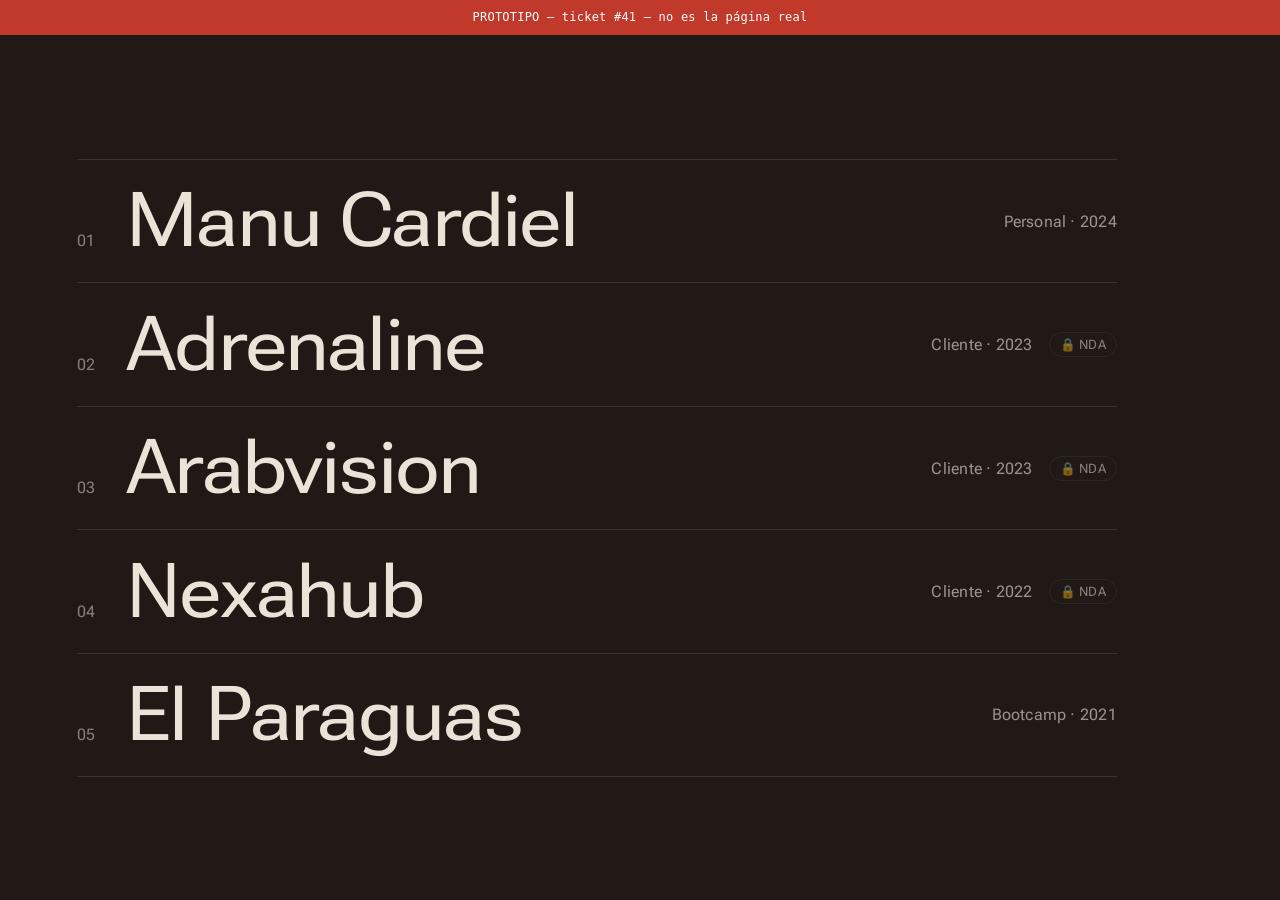
<file: .scratch/prototype-41-indice.html>
<!doctype html>
<html lang="es">
<head>
<meta charset="utf-8" />
<meta name="viewport" content="width=device-width, initial-scale=1" />
<title>Prototipo #41 — Índice de proyectos</title>
<link rel="preconnect" href="https://fonts.googleapis.com">
<link rel="preconnect" href="https://fonts.gstatic.com" crossorigin>
<link href="https://fonts.googleapis.com/css2?family=Roboto+Flex:wdth,wght@25..151,100..1000&display=swap" rel="stylesheet">
<link rel="stylesheet" href="../assets/css/site.css">
<style>
  body{ padding: 0; }
  .proto-note{
    position:fixed; top:0; left:0; right:0; z-index:20; padding:.5rem 1rem;
    background:#c0392b; color:#fff; font:12px/1.4 monospace; text-align:center;
  }

  /* ---------- el hero nuevo: índice numerado + preview a sangre ---------- */
  .hero{
    background:var(--bg); min-height:100vh; position:relative; overflow:hidden;
    display:flex; align-items:center; padding:6rem 6vw 4rem;
  }

  .hero-preview{ position:absolute; inset:0; z-index:0; }
  .hero-preview-img{
    position:absolute; inset:0; width:100%; height:100%; object-fit:cover;
    opacity:0; transition:opacity .7s cubic-bezier(.2,.7,.3,1);
  }
  .hero-preview-img.is-on{ opacity:.5; }
  /* Sin este velo, una foto clara detrás del índice le quita legibilidad al
     texto, sobre todo a la meta pequeña. Sube hacia --bg desde abajo, más
     fuerte donde no hay lista (izquierda) que donde sí (derecha), así el
     candado y los años se leen igual con o sin imagen detrás. */
  .hero-preview::after{
    content:""; position:absolute; inset:0;
    background:
      linear-gradient(90deg, var(--bg) 0%, rgba(32,25,21,.55) 45%, rgba(32,25,21,.3) 100%),
      linear-gradient(to top, var(--bg) 0%, transparent 35%);
  }

  .project-index{ position:relative; z-index:1; width:100%; max-width:1040px; }
  .index-item{
    display:flex; align-items:baseline; gap:1.6rem; padding:1.3rem 0;
    border-top:1px solid var(--line); text-decoration:none; color:var(--ink);
  }
  .index-item:last-child{ border-bottom:1px solid var(--line); }
  .index-num{
    font-size:var(--fs-small); opacity:.5; font-variant-numeric:tabular-nums;
    flex:0 0 2.4ch;
  }
  .index-name{
    font-family:var(--f); font-weight:500; font-stretch:120%;
    font-size:clamp(2.1rem, 6vw, 4.2rem); line-height:1;
    transition:opacity .3s ease, color .3s ease;
  }
  .index-meta{
    margin-left:auto; display:flex; align-items:center; gap:.9rem;
    font-size:var(--fs-small); opacity:.6; white-space:nowrap; align-self:center;
  }
  .index-lock{
    display:inline-flex; align-items:center; gap:.4em; font-size:var(--fs-micro);
    border:1px solid var(--line); padding:4px 10px; border-radius:999px; opacity:.85;
  }

  @media (hover:hover) and (pointer:fine){
    .index-item:hover .index-name, .index-item:focus-visible .index-name{ font-style:italic; }
    .project-index:has(.index-item:hover) .index-item:not(:hover) .index-name,
    .project-index:has(.index-item:hover) .index-item:not(:hover) .index-meta{ opacity:.32; }
    .index-item:focus-visible{ outline:none; }
    .index-item:focus-visible .index-name{ text-decoration:underline; text-underline-offset:.15em; }
  }

  @media (hover:none), (max-width:760px){
    .hero-preview{ display:none; }
    .hero{ padding:5rem 6vw 3rem; align-items:flex-start; min-height:auto; }
    .index-name{ font-size:clamp(1.6rem, 8vw, 2.4rem); }
    .index-item{ flex-wrap:wrap; }
    .index-meta{ margin-left:0; flex:1 0 100%; order:3; }
  }

  @media (prefers-reduced-motion: reduce){
    .hero-preview-img{ transition:none; }
  }
</style>
</head>
<body>

<div class="proto-note">PROTOTIPO — ticket #41 — no es la página real</div>

<div class="hero">
  <div class="hero-preview" id="hero-preview" aria-hidden="true">
    <img class="hero-preview-img" data-idx="0" src="../assets/images/manu-cardiel/hero.jpg" alt="" />
    <img class="hero-preview-img" data-idx="1" src="../assets/images/adrenaline/hero.jpg" alt="" />
    <img class="hero-preview-img" data-idx="2" src="../assets/images/arabvision/hero.jpg" alt="" />
    <img class="hero-preview-img" data-idx="3" src="../assets/images/nexahub/hero.jpg" alt="" />
    <img class="hero-preview-img" data-idx="4" src="../assets/images/el-paraguas/hero.jpg" alt="" />
  </div>

  <nav class="project-index" id="project-index" aria-label="Índice de proyectos">
    <a class="index-item" data-idx="0" href="../manu-cardiel.html">
      <span class="index-num">01</span>
      <span class="index-name">Manu Cardiel</span>
      <span class="index-meta">Personal · 2024</span>
    </a>
    <a class="index-item" data-idx="1" href="../adrenaline.html">
      <span class="index-num">02</span>
      <span class="index-name">Adrenaline</span>
      <span class="index-meta">Cliente · 2023 <span class="index-lock">🔒 NDA</span></span>
    </a>
    <a class="index-item" data-idx="2" href="../arabvision.html">
      <span class="index-num">03</span>
      <span class="index-name">Arabvision</span>
      <span class="index-meta">Cliente · 2023 <span class="index-lock">🔒 NDA</span></span>
    </a>
    <a class="index-item" data-idx="3" href="../nexahub.html">
      <span class="index-num">04</span>
      <span class="index-name">Nexahub</span>
      <span class="index-meta">Cliente · 2022 <span class="index-lock">🔒 NDA</span></span>
    </a>
    <a class="index-item" data-idx="4" href="../el-paraguas.html">
      <span class="index-num">05</span>
      <span class="index-name">El Paraguas</span>
      <span class="index-meta">Bootcamp · 2021</span>
    </a>
  </nav>
</div>

<script>
  var items = document.querySelectorAll('.index-item');
  var imgs = document.querySelectorAll('.hero-preview-img');
  items.forEach(function (item) {
    var idx = item.dataset.idx;
    var img = document.querySelector('.hero-preview-img[data-idx="' + idx + '"]');
    function on(){ img.classList.add('is-on'); }
    function off(){ img.classList.remove('is-on'); }
    item.addEventListener('mouseenter', on);
    item.addEventListener('mouseleave', off);
    item.addEventListener('focus', on);
    item.addEventListener('blur', off);
  });
</script>

</body>
</html>
</file>
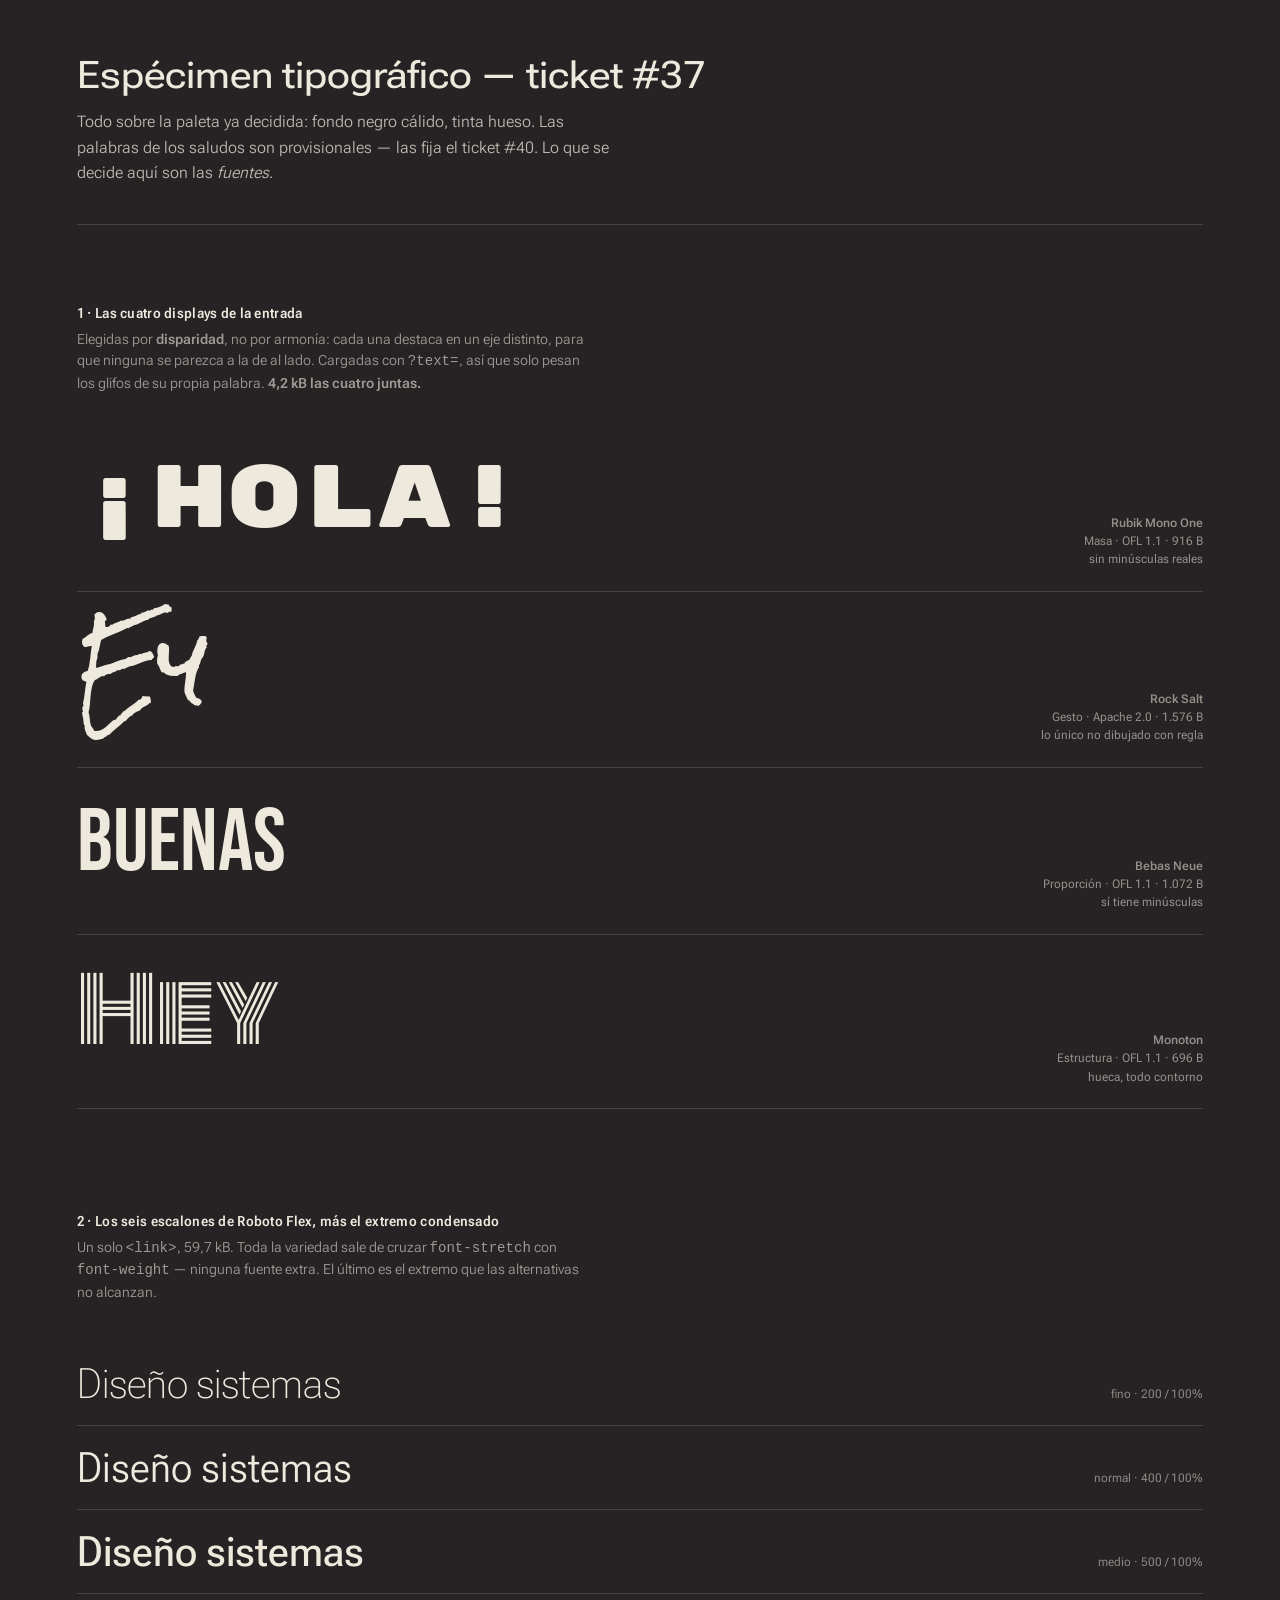
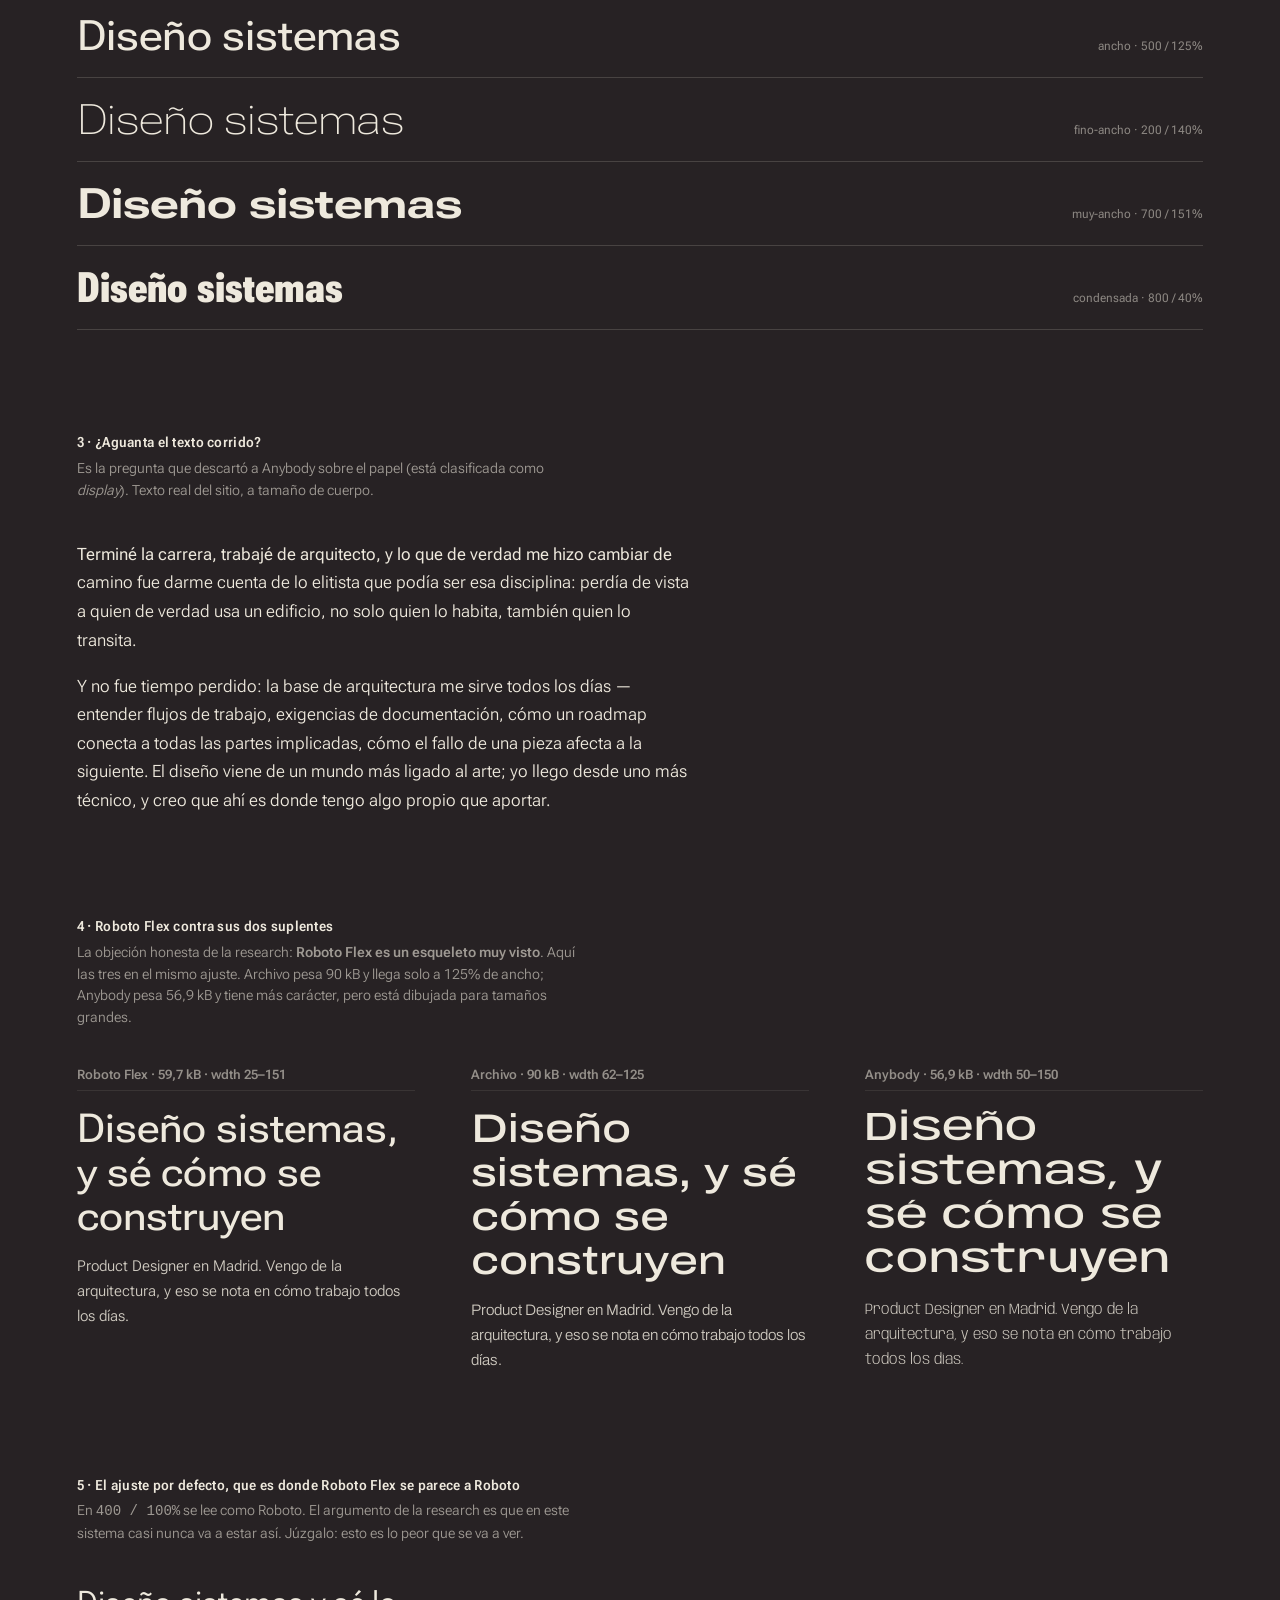
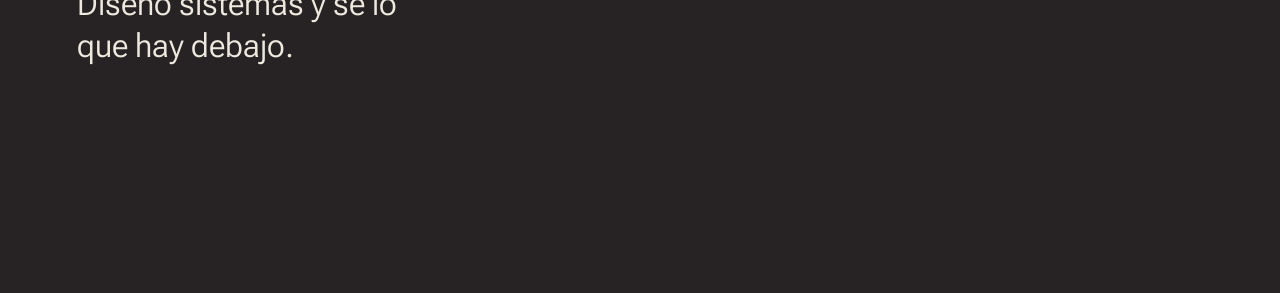
<file: .scratch/portfolio-migration/especimen-tipografia.html>
<!doctype html>
<html lang="es">
<head>
<meta charset="utf-8">
<meta name="viewport" content="width=device-width,initial-scale=1">
<title>Espécimen — ticket #37</title>

<!-- Familia principal recomendada -->
<link rel="preconnect" href="https://fonts.googleapis.com">
<link rel="preconnect" href="https://fonts.gstatic.com" crossorigin>
<link href="https://fonts.googleapis.com/css2?family=Roboto+Flex:wdth,wght@25..151,100..1000&display=swap" rel="stylesheet">

<!-- Las dos suplentes que nombra la research, solo para comparar -->
<link href="https://fonts.googleapis.com/css2?family=Archivo:wdth,wght@62..125,100..900&display=swap" rel="stylesheet">
<link href="https://fonts.googleapis.com/css2?family=Anybody:wdth,wght@50..150,100..900&display=swap" rel="stylesheet">

<!-- Las 4 displays, servidas con ?text= como ya hace index.html -->
<link href="https://fonts.googleapis.com/css2?family=Rubik+Mono+One&text=%C2%A1Hola%21&display=swap" rel="stylesheet">
<link href="https://fonts.googleapis.com/css2?family=Rock+Salt&text=Ey&display=swap" rel="stylesheet">
<link href="https://fonts.googleapis.com/css2?family=Bebas+Neue&text=Buenas&display=swap" rel="stylesheet">
<link href="https://fonts.googleapis.com/css2?family=Monoton&text=Hey&display=swap" rel="stylesheet">

<style>
:root{
  --bg:#272224;          /* negro cálido, dirección ya decidida en el mapa */
  --ink:#EEE9DD;         /* hueso cálido */
  --f:"Roboto Flex","Helvetica Neue",Arial,sans-serif;
  --line:rgba(238,233,221,.16);
}
*{box-sizing:border-box;}
html,body{margin:0;padding:0;background:var(--bg);color:var(--ink);font-family:var(--f);}
body{padding:6vh 6vw 14vh;}

.doc-head{border-bottom:1px solid var(--line);padding-bottom:2.4rem;margin-bottom:5rem;}
.doc-head h1{font-weight:500;font-stretch:125%;font-size:clamp(1.6rem,3.2vw,2.4rem);margin:0 0 .8rem;line-height:1.1;}
.doc-head p{font-weight:300;font-size:1rem;line-height:1.6;max-width:60ch;margin:0;opacity:.75;}

section{margin-bottom:6.5rem;}
h2{
  font-weight:600;font-stretch:62%;font-size:.9rem;letter-spacing:.02em;
  margin:0 0 .4rem;text-transform:none;
}
.note{font-weight:300;font-size:.88rem;line-height:1.55;opacity:.6;max-width:64ch;margin:0 0 2.4rem;}
.note b{font-weight:600;opacity:1;}

/* ---------- 1. las displays de la entrada ---------- */
.saludos{display:flex;flex-direction:column;gap:.6rem;}
.saludo{
  display:flex;align-items:baseline;gap:1.6rem;
  border-bottom:1px solid var(--line);padding:1.4rem 0;
}
.saludo .palabra{font-size:clamp(2.6rem,7vw,5.5rem);line-height:1;flex:1;min-width:0;}
.saludo .ficha{
  font-family:var(--f);font-weight:400;font-stretch:75%;font-size:.76rem;line-height:1.5;
  opacity:.55;text-align:right;flex:0 0 13rem;
}
.saludo .ficha b{display:block;font-weight:600;opacity:1;font-stretch:100%;}
.s1{font-family:"Rubik Mono One",sans-serif;}
.s2{font-family:"Rock Salt",cursive;font-size:clamp(2rem,5vw,4rem);}
.s3{font-family:"Bebas Neue",sans-serif;font-size:clamp(3.4rem,9vw,7rem);}
.s4{font-family:"Monoton",cursive;}

/* ---------- 2. los seis escalones ---------- */
.escalones{display:flex;flex-direction:column;gap:0;}
.paso{
  display:flex;align-items:baseline;gap:1.6rem;
  border-bottom:1px solid var(--line);padding:1.1rem 0;
}
.paso .muestra{font-size:clamp(1.5rem,3.6vw,2.6rem);line-height:1.15;flex:1;min-width:0;}
.paso .ficha{
  font-weight:400;font-stretch:75%;font-size:.74rem;opacity:.5;
  text-align:right;flex:0 0 13rem;white-space:nowrap;
}
.t-fino       {font-weight:200;font-stretch:100%;}
.t-normal     {font-weight:400;font-stretch:100%;}
.t-medio      {font-weight:500;font-stretch:100%;}
.t-ancho      {font-weight:500;font-stretch:125%;}
.t-fino-ancho {font-weight:200;font-stretch:140%;}
.t-muy-ancho  {font-weight:700;font-stretch:151%;}
.t-condensada {font-weight:800;font-stretch:40%;}

/* ---------- 3. ¿aguanta el texto corrido? ---------- */
.corrido{max-width:68ch;}
.corrido p{font-weight:300;font-size:1.05rem;line-height:1.7;margin:0 0 1.1rem;}
.corrido p:first-child::first-line{font-weight:400;}

/* ---------- 4. la comparación que decide ---------- */
.duelo{display:grid;grid-template-columns:repeat(auto-fit,minmax(280px,1fr));gap:3rem 3.5rem;}
.duelo .col h3{
  font-family:var(--f);font-weight:600;font-stretch:100%;font-size:.8rem;
  margin:0 0 1rem;padding-bottom:.5rem;border-bottom:1px solid var(--line);opacity:.55;
}
.duelo .titular{font-size:clamp(1.7rem,3.4vw,2.5rem);line-height:1.1;font-weight:500;font-stretch:125%;margin-bottom:.9rem;}
.duelo .cuerpo{font-size:.95rem;line-height:1.65;font-weight:300;opacity:.85;}
.f-roboto .titular,.f-roboto .cuerpo{font-family:"Roboto Flex",sans-serif;}
.f-archivo .titular,.f-archivo .cuerpo{font-family:"Archivo",sans-serif;}
.f-anybody .titular,.f-anybody .cuerpo{font-family:"Anybody",sans-serif;}

/* ---------- 5. el defecto, que es la objeción honesta ---------- */
.defecto{font-weight:400;font-stretch:100%;font-size:clamp(1.4rem,3vw,2.1rem);line-height:1.25;max-width:22ch;}
</style>
</head>
<body>

<div class="doc-head">
  <h1>Espécimen tipográfico — ticket&nbsp;#37</h1>
  <p>Todo sobre la paleta ya decidida: fondo negro cálido, tinta hueso. Las palabras de los saludos
  son provisionales — las fija el ticket&nbsp;#40. Lo que se decide aquí son las <em>fuentes</em>.</p>
</div>

<section>
  <h2>1 · Las cuatro displays de la entrada</h2>
  <p class="note">Elegidas por <b>disparidad</b>, no por armonía: cada una destaca en un eje distinto,
  para que ninguna se parezca a la de al lado. Cargadas con <code>?text=</code>, así que solo pesan
  los glifos de su propia palabra. <b>4,2&nbsp;kB las cuatro juntas.</b></p>
  <div class="saludos">
    <div class="saludo">
      <div class="palabra s1">¡Hola!</div>
      <div class="ficha"><b>Rubik Mono One</b>Masa · OFL 1.1 · 916 B<br>sin minúsculas reales</div>
    </div>
    <div class="saludo">
      <div class="palabra s2">Ey</div>
      <div class="ficha"><b>Rock Salt</b>Gesto · Apache 2.0 · 1.576 B<br>lo único no dibujado con regla</div>
    </div>
    <div class="saludo">
      <div class="palabra s3">Buenas</div>
      <div class="ficha"><b>Bebas Neue</b>Proporción · OFL 1.1 · 1.072 B<br>sí tiene minúsculas</div>
    </div>
    <div class="saludo">
      <div class="palabra s4">Hey</div>
      <div class="ficha"><b>Monoton</b>Estructura · OFL 1.1 · 696 B<br>hueca, todo contorno</div>
    </div>
  </div>
</section>

<section>
  <h2>2 · Los seis escalones de Roboto Flex, más el extremo condensado</h2>
  <p class="note">Un solo <code>&lt;link&gt;</code>, 59,7&nbsp;kB. Toda la variedad sale de cruzar
  <code>font-stretch</code> con <code>font-weight</code> — ninguna fuente extra. El último es el
  extremo que las alternativas no alcanzan.</p>
  <div class="escalones">
    <div class="paso"><div class="muestra t-fino">Diseño sistemas</div><div class="ficha">fino · 200 / 100%</div></div>
    <div class="paso"><div class="muestra t-normal">Diseño sistemas</div><div class="ficha">normal · 400 / 100%</div></div>
    <div class="paso"><div class="muestra t-medio">Diseño sistemas</div><div class="ficha">medio · 500 / 100%</div></div>
    <div class="paso"><div class="muestra t-ancho">Diseño sistemas</div><div class="ficha">ancho · 500 / 125%</div></div>
    <div class="paso"><div class="muestra t-fino-ancho">Diseño sistemas</div><div class="ficha">fino-ancho · 200 / 140%</div></div>
    <div class="paso"><div class="muestra t-muy-ancho">Diseño sistemas</div><div class="ficha">muy-ancho · 700 / 151%</div></div>
    <div class="paso"><div class="muestra t-condensada">Diseño sistemas</div><div class="ficha">condensada · 800 / 40%</div></div>
  </div>
</section>

<section>
  <h2>3 · ¿Aguanta el texto corrido?</h2>
  <p class="note">Es la pregunta que descartó a Anybody sobre el papel (está clasificada como
  <i>display</i>). Texto real del sitio, a tamaño de cuerpo.</p>
  <div class="corrido">
    <p>Terminé la carrera, trabajé de arquitecto, y lo que de verdad me hizo cambiar de camino fue
    darme cuenta de lo elitista que podía ser esa disciplina: perdía de vista a quien de verdad usa
    un edificio, no solo quien lo habita, también quien lo transita.</p>
    <p>Y no fue tiempo perdido: la base de arquitectura me sirve todos los días — entender flujos de
    trabajo, exigencias de documentación, cómo un roadmap conecta a todas las partes implicadas,
    cómo el fallo de una pieza afecta a la siguiente. El diseño viene de un mundo más ligado al
    arte; yo llego desde uno más técnico, y creo que ahí es donde tengo algo propio que aportar.</p>
  </div>
</section>

<section>
  <h2>4 · Roboto Flex contra sus dos suplentes</h2>
  <p class="note">La objeción honesta de la research: <b>Roboto Flex es un esqueleto muy visto</b>.
  Aquí las tres en el mismo ajuste. Archivo pesa 90&nbsp;kB y llega solo a 125% de ancho; Anybody
  pesa 56,9&nbsp;kB y tiene más carácter, pero está dibujada para tamaños grandes.</p>
  <div class="duelo">
    <div class="col f-roboto">
      <h3>Roboto Flex · 59,7 kB · wdth 25–151</h3>
      <div class="titular">Diseño sistemas, y sé cómo se construyen</div>
      <div class="cuerpo">Product Designer en Madrid. Vengo de la arquitectura, y eso se nota en cómo trabajo todos los días.</div>
    </div>
    <div class="col f-archivo">
      <h3>Archivo · 90 kB · wdth 62–125</h3>
      <div class="titular">Diseño sistemas, y sé cómo se construyen</div>
      <div class="cuerpo">Product Designer en Madrid. Vengo de la arquitectura, y eso se nota en cómo trabajo todos los días.</div>
    </div>
    <div class="col f-anybody">
      <h3>Anybody · 56,9 kB · wdth 50–150</h3>
      <div class="titular">Diseño sistemas, y sé cómo se construyen</div>
      <div class="cuerpo">Product Designer en Madrid. Vengo de la arquitectura, y eso se nota en cómo trabajo todos los días.</div>
    </div>
  </div>
</section>

<section>
  <h2>5 · El ajuste por defecto, que es donde Roboto Flex se parece a Roboto</h2>
  <p class="note">En <code>400 / 100%</code> se lee como Roboto. El argumento de la research es que
  en este sistema casi nunca va a estar así. Júzgalo: esto es lo peor que se va a ver.</p>
  <div class="defecto">Diseño sistemas y sé lo que hay debajo.</div>
</section>

</body>
</html>
</file>
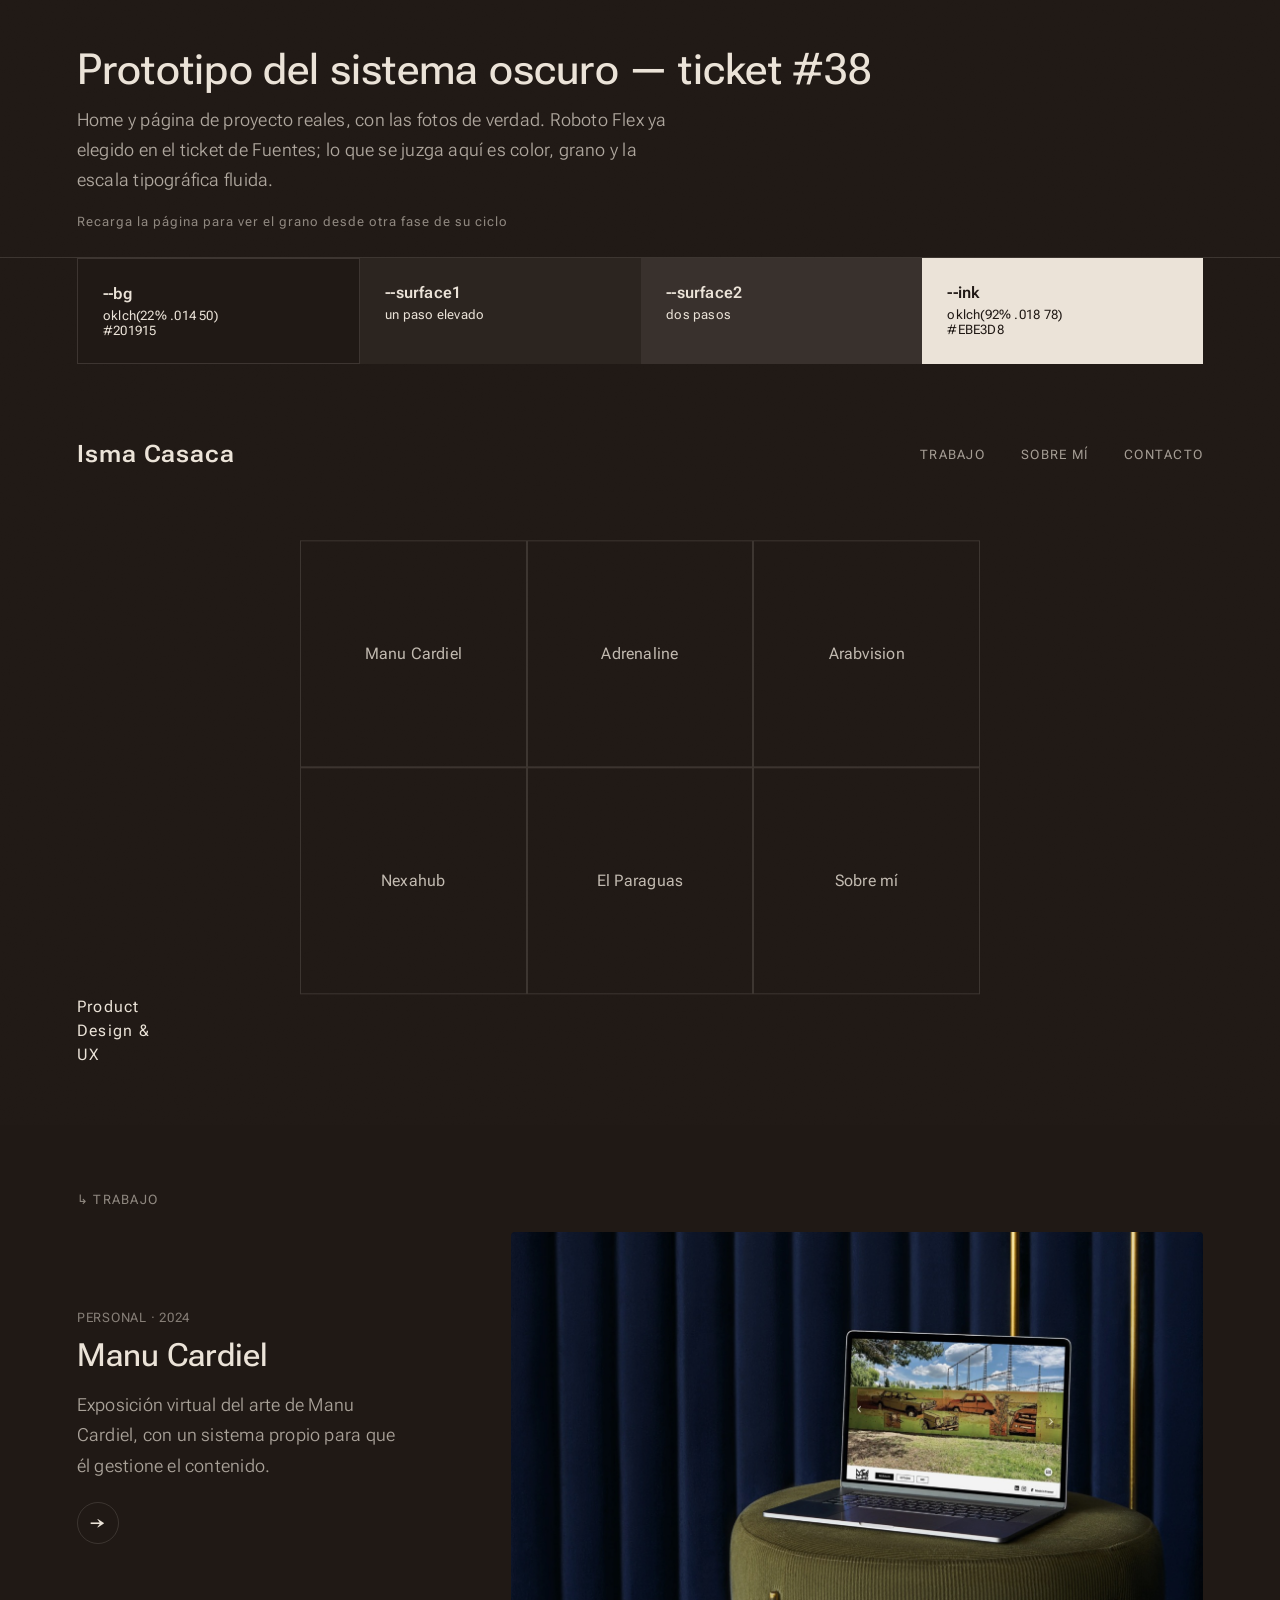
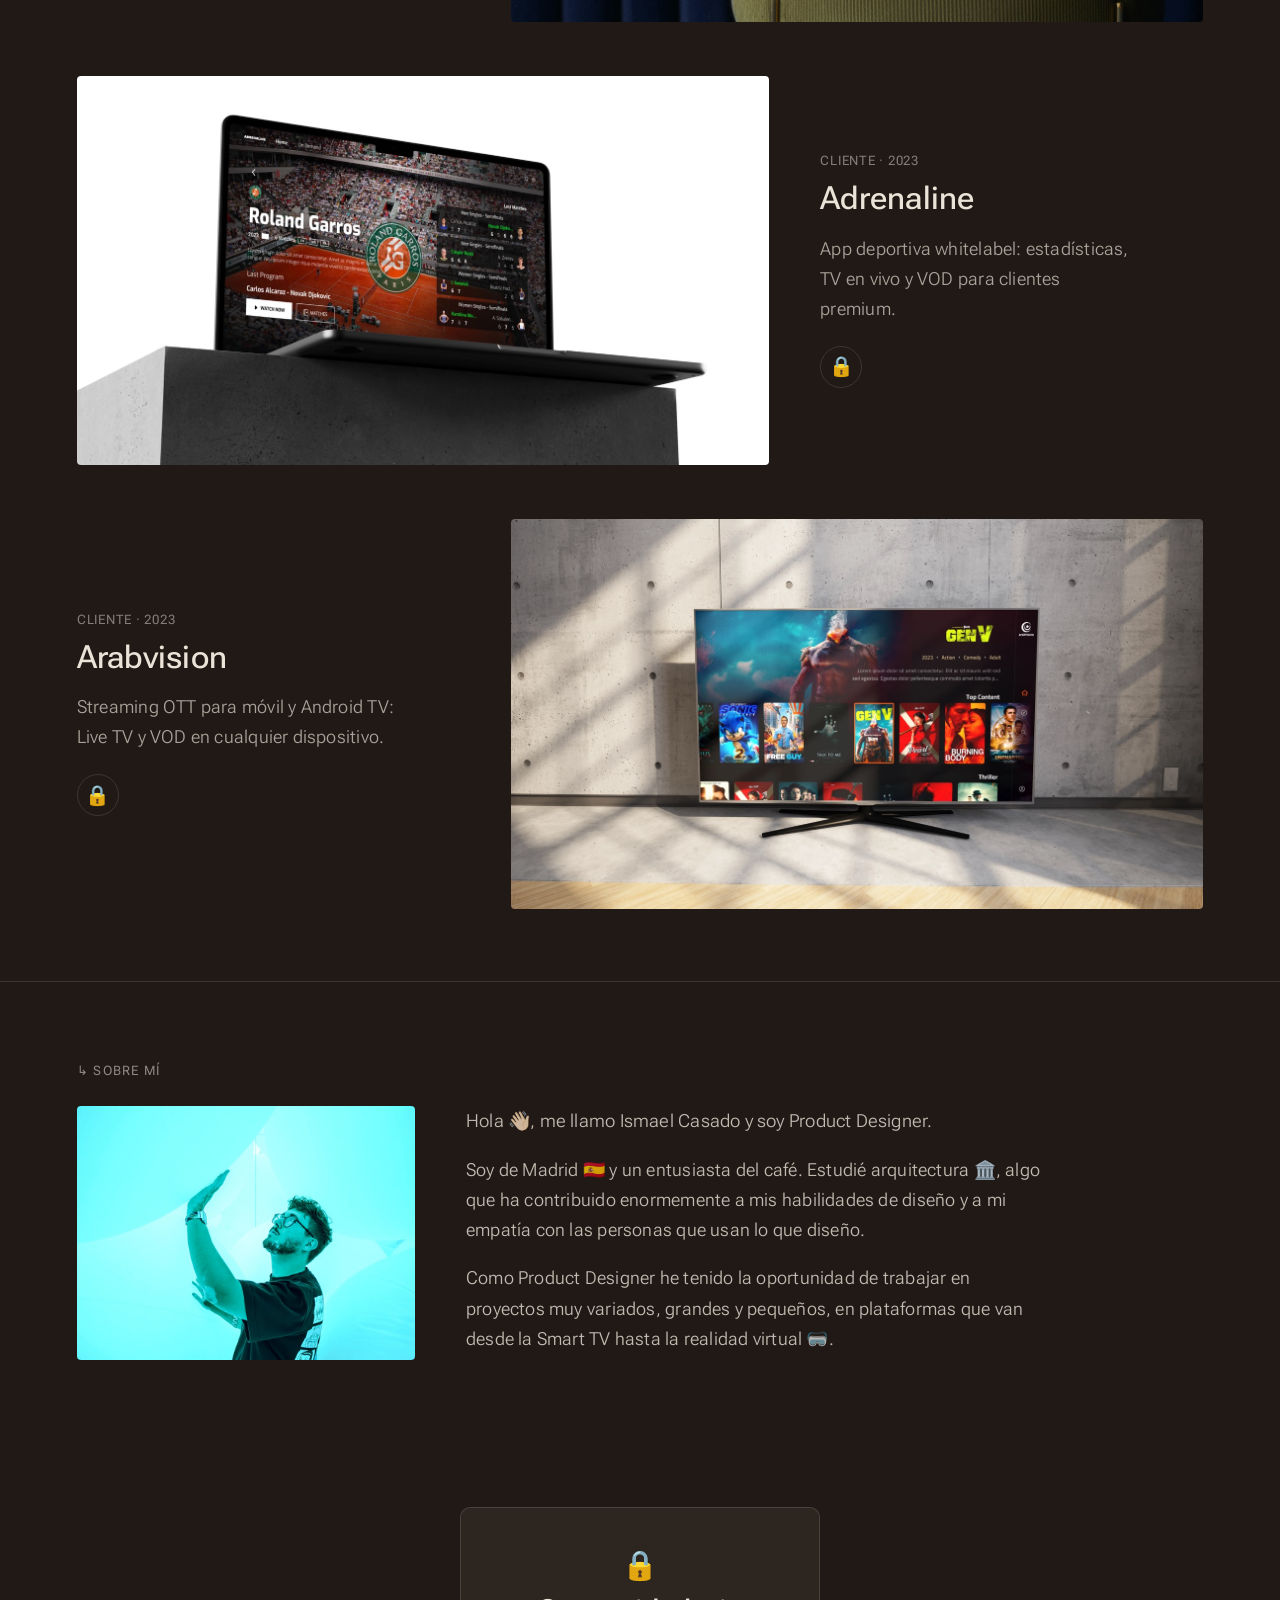
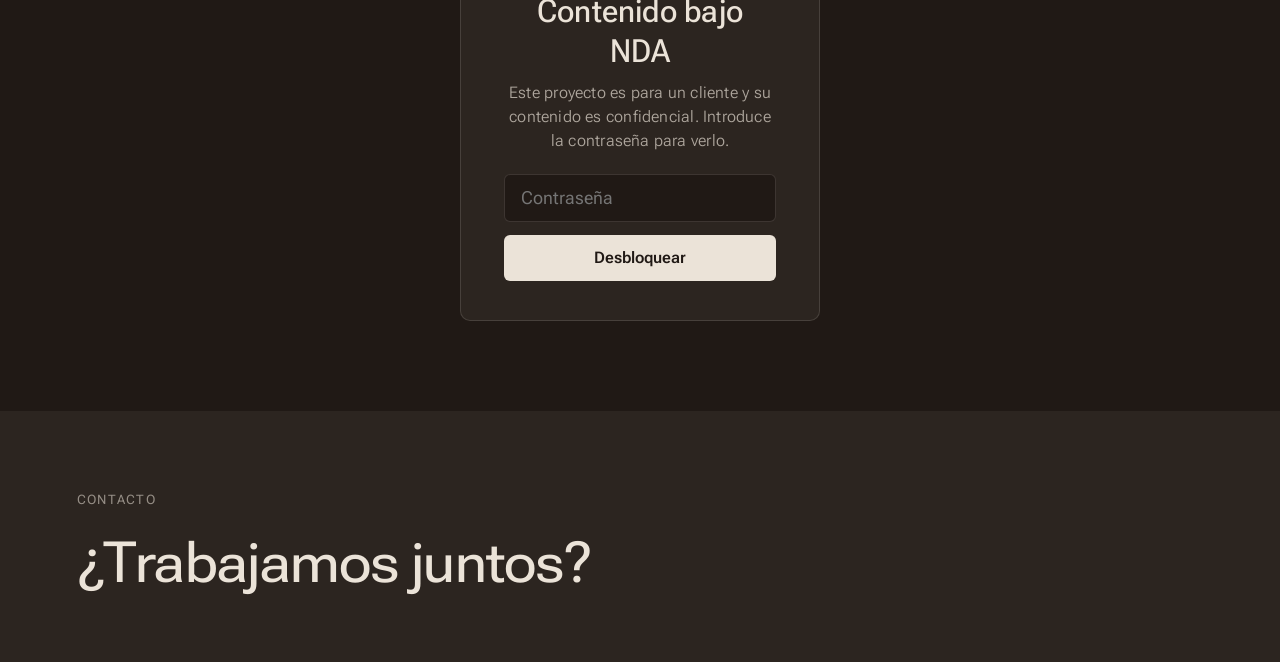
<file: .scratch/portfolio-migration/prototipo-oscuro.html>
<!doctype html>
<html lang="es">
<head>
<meta charset="utf-8">
<meta name="viewport" content="width=device-width,initial-scale=1">
<title>Prototipo — ticket #38</title>
<link rel="preconnect" href="https://fonts.googleapis.com">
<link rel="preconnect" href="https://fonts.gstatic.com" crossorigin>
<link href="https://fonts.googleapis.com/css2?family=Roboto+Flex:wdth,wght@25..151,100..1000&display=swap" rel="stylesheet">
<style>
:root{
  /* ---- color: negro cálido + hueso cálido, la foto es el único color ---- */
  --bg:       oklch(22% 0.014 50);   /* #201915 */
  --surface1: oklch(27% 0.014 50);   /* un paso elevado: tarjetas, muro NDA */
  --surface2: oklch(32% 0.014 50);   /* dos pasos: hover de superficie */
  --ink:      oklch(92% 0.018 78);   /* #EBE3D8 */
  --ink-dim:  oklch(92% 0.018 78 / .6);
  --line:     oklch(92% 0.018 78 / .14);

  /* ---- tipografía: escala fluida, suelo y techo en la raíz ---- */
  --root-fs: clamp(16px, 1rem + 0.22vw, 18px);
  --f: "Roboto Flex", "Helvetica Neue", Arial, sans-serif;

  --fs-micro:   0.7rem;
  --fs-small:   0.875rem;
  --fs-body:    1rem;
  --fs-lead:    1.333rem;
  --fs-h3:      1.777rem;
  --fs-h2:      2.369rem;
  --fs-h1:      3.16rem;
  --fs-display: 4.213rem;

  --lh-micro:   1.4;
  --lh-small:   1.5;
  --lh-body:    1.68;
  --lh-lead:    1.45;
  --lh-h3:      1.25;
  --lh-h2:      1.15;
  --lh-h1:      1.08;
  --lh-display: 0.95;
}
*{box-sizing:border-box;}
html{font-size:var(--root-fs);}
html,body{margin:0;padding:0;background:var(--bg);color:var(--ink);font-family:var(--f);}
body{font-weight:400;letter-spacing:.012em;position:relative;}
a{color:inherit;text-decoration:none;}

/* ---- grano: SVG feTurbulence como data-URI, cero assets nuevos ---- */
.grain{
  position:fixed;inset:-25%;width:150%;height:150%;z-index:1;pointer-events:none;
  background-image:url("data:image/svg+xml,%3Csvg xmlns='http://www.w3.org/2000/svg'%3E%3Cfilter id='n'%3E%3CfeTurbulence type='fractalNoise' baseFrequency='0.85' numOctaves='3' stitchTiles='stitch' result='noise'/%3E%3CfeColorMatrix in='noise' type='saturate' values='0'/%3E%3C/filter%3E%3Crect width='100%25' height='100%25' filter='url(%23n)'/%3E%3C/svg%3E");
  opacity:.045;mix-blend-mode:overlay;
  animation:grain-shift 1s steps(4) infinite;
}
@keyframes grain-shift{
  0%{transform:translate(0,0);}
  25%{transform:translate(-2%,1%);}
  50%{transform:translate(1%,-2%);}
  75%{transform:translate(-1%,-1%);}
  100%{transform:translate(0,0);}
}
@media (prefers-reduced-motion: reduce){ .grain{animation:none;} }

.doc-head{position:relative;z-index:2;padding:5vh 6vw 3vh;border-bottom:1px solid var(--line);}
.doc-head h1{font-size:var(--fs-h2);line-height:var(--lh-h2);font-weight:500;font-stretch:110%;margin:0 0 .6rem;}
.doc-head p{font-size:var(--fs-body);line-height:var(--lh-body);opacity:.7;max-width:60ch;margin:0;font-weight:300;}
.tag{display:inline-block;font-size:var(--fs-micro);letter-spacing:.08em;opacity:.55;margin-top:1rem;}

/* ---- nav ---- */
.nav{
  position:relative;z-index:2;display:flex;justify-content:space-between;align-items:center;
  padding:22px 6vw;font-size:var(--fs-small);letter-spacing:.06em;
}
.wordmark{font-weight:600;font-stretch:115%;font-size:var(--fs-lead);}
.navlinks{display:flex;gap:2rem;text-transform:uppercase;letter-spacing:.1em;opacity:.65;font-size:var(--fs-micro);}
.navlinks a:hover{opacity:.5;}

/* ---- hero: rejilla de proyectos sobre foto ---- */
.hero{position:relative;z-index:2;min-height:70vh;display:flex;align-items:flex-end;padding:0 6vw 3rem;}
.hero-eyebrow{font-size:var(--fs-small);letter-spacing:.08em;line-height:var(--lh-small);}
.hero-grid{
  position:absolute;left:50%;top:44%;transform:translate(-50%,-50%);
  width:min(60vw,680px);aspect-ratio:3/2;display:grid;
  grid-template-columns:repeat(3,1fr);grid-template-rows:repeat(2,1fr);
}
.grid-cell{position:relative;display:grid;place-items:center;border:1px solid var(--line);}
.grid-cell .lbl{font-size:var(--fs-small);opacity:.8;}
.grid-cell:hover{background:var(--surface1);border-color:transparent;}

/* ---- índice de trabajo: fila con foto real ---- */
.works-section{position:relative;z-index:2;padding:8vh 6vw;}
.eyebrow{font-size:var(--fs-micro);letter-spacing:.1em;text-transform:uppercase;opacity:.55;display:block;margin-bottom:1.4rem;}
.works{display:flex;flex-direction:column;gap:6vh;margin-top:1rem;}
.work-row{display:flex;align-items:center;gap:4vw;}
.work-row:nth-child(even){flex-direction:row-reverse;}
.work-text{flex:0 0 34%;}
.work-row h3{font-size:var(--fs-h3);line-height:var(--lh-h3);font-weight:500;font-stretch:112%;margin:0 0 .8rem;}
.work-tagline{font-size:var(--fs-body);line-height:var(--lh-body);opacity:.68;margin:0 0 1.2rem;max-width:32ch;font-weight:300;}
.work-meta{font-size:var(--fs-micro);letter-spacing:.06em;opacity:.5;display:block;margin-bottom:.6rem;text-transform:uppercase;}
.arrow{
  width:42px;height:42px;border-radius:50%;border:1px solid var(--line);display:flex;
  align-items:center;justify-content:center;font-size:1.1rem;
}
.work-media{flex:1;position:relative;overflow:hidden;border-radius:4px;aspect-ratio:16/9;background:var(--surface1);}
.work-media img{width:100%;height:100%;object-fit:cover;display:block;}

/* ---- sobre mí: retrato + texto ---- */
.about{position:relative;z-index:2;padding:9vh 6vw;border-top:1px solid var(--line);}
.about-top{display:flex;gap:4vw;align-items:flex-start;margin-top:1.6rem;}
.about-portrait{flex:0 0 30%;width:30%;height:auto;border-radius:4px;display:block;}
.about-lead{font-size:var(--fs-lead);line-height:var(--lh-lead);font-weight:400;font-stretch:108%;margin:0 0 1.2rem;}
.about-bio p{font-size:var(--fs-body);line-height:var(--lh-body);margin:0 0 1rem;max-width:58ch;opacity:.8;font-weight:300;}

/* ---- footer: la única franja con contraste invertido ---- */
.site-footer{position:relative;z-index:2;background:var(--surface1);padding:9vh 6vw 2.2rem;margin-top:4vh;}
.footer-lead{font-size:var(--fs-h1);line-height:var(--lh-h1);font-weight:500;font-stretch:118%;margin:0 0 1.6rem;max-width:16ch;letter-spacing:-.01em;}

/* ---- muro NDA sobre fondo oscuro ---- */
.gate-demo{position:relative;z-index:2;padding:6vh 6vw;display:flex;justify-content:center;}
.gate-card{
  background:var(--surface1);border:1px solid var(--line);border-radius:10px;
  padding:2.2rem 2.4rem;max-width:360px;width:100%;text-align:center;
}
.gate-card h3{font-size:var(--fs-h3);line-height:var(--lh-h3);font-weight:500;margin:0 0 .5rem;}
.gate-card p{font-size:var(--fs-small);line-height:var(--lh-small);opacity:.68;margin:0 0 1.2rem;font-weight:300;}
.gate-card input{
  width:100%;padding:.7rem .9rem;border:1px solid var(--line);border-radius:6px;
  font-size:var(--fs-body);font-family:var(--f);margin-bottom:.7rem;background:var(--bg);color:var(--ink);
}
.gate-card button{
  width:100%;padding:.75rem;border:none;border-radius:6px;background:var(--ink);color:var(--bg);
  font-family:var(--f);font-weight:600;font-size:var(--fs-small);cursor:pointer;
}

.swatch-row{position:relative;z-index:2;display:flex;gap:0;margin:0 6vw 6vh;flex-wrap:wrap;}
.swatch{flex:1;min-width:140px;padding:1.4rem;font-size:var(--fs-micro);}
.swatch b{display:block;font-size:var(--fs-small);margin-bottom:.3rem;font-weight:600;}
.sw-bg{background:var(--bg);border:1px solid var(--line);}
.sw-s1{background:var(--surface1);}
.sw-s2{background:var(--surface2);}
.sw-ink{background:var(--ink);color:var(--bg);}
</style>
</head>
<body>

<div class="grain"></div>

<div class="doc-head">
  <h1>Prototipo del sistema oscuro — ticket #38</h1>
  <p>Home y página de proyecto reales, con las fotos de verdad. Roboto Flex ya elegido en el ticket
  de Fuentes; lo que se juzga aquí es color, grano y la escala tipográfica fluida.</p>
  <span class="tag">Recarga la página para ver el grano desde otra fase de su ciclo</span>
</div>

<div class="swatch-row">
  <div class="swatch sw-bg"><b>--bg</b>oklch(22% .014 50)<br>#201915</div>
  <div class="swatch sw-s1"><b>--surface1</b>un paso elevado</div>
  <div class="swatch sw-s2"><b>--surface2</b>dos pasos</div>
  <div class="swatch sw-ink"><b>--ink</b>oklch(92% .018 78)<br>#EBE3D8</div>
</div>

<div class="nav">
  <a class="wordmark" href="#">Isma Casaca</a>
  <div class="navlinks"><a href="#">Trabajo</a><a href="#">Sobre mí</a><a href="#">Contacto</a></div>
</div>

<div class="hero">
  <div class="hero-grid">
    <div class="grid-cell"><span class="lbl">Manu Cardiel</span></div>
    <div class="grid-cell"><span class="lbl">Adrenaline</span></div>
    <div class="grid-cell"><span class="lbl">Arabvision</span></div>
    <div class="grid-cell"><span class="lbl">Nexahub</span></div>
    <div class="grid-cell"><span class="lbl">El Paraguas</span></div>
    <div class="grid-cell"><span class="lbl">Sobre mí</span></div>
  </div>
  <div class="hero-eyebrow">Product<br>Design &amp;<br>UX</div>
</div>

<section class="works-section">
  <span class="eyebrow">↳ Trabajo</span>
  <div class="works">
    <div class="work-row">
      <div class="work-text">
        <span class="work-meta">Personal · 2024</span>
        <h3>Manu Cardiel</h3>
        <p class="work-tagline">Exposición virtual del arte de Manu Cardiel, con un sistema propio para que él gestione el contenido.</p>
        <div class="arrow">→</div>
      </div>
      <div class="work-media"><img src="../../assets/images/manu-cardiel/hero.jpg" alt=""></div>
    </div>
    <div class="work-row">
      <div class="work-text">
        <span class="work-meta">Cliente · 2023</span>
        <h3>Adrenaline</h3>
        <p class="work-tagline">App deportiva whitelabel: estadísticas, TV en vivo y VOD para clientes premium.</p>
        <div class="arrow">🔒</div>
      </div>
      <div class="work-media"><img src="../../assets/images/adrenaline/hero.jpg" alt=""></div>
    </div>
    <div class="work-row">
      <div class="work-text">
        <span class="work-meta">Cliente · 2023</span>
        <h3>Arabvision</h3>
        <p class="work-tagline">Streaming OTT para móvil y Android TV: Live TV y VOD en cualquier dispositivo.</p>
        <div class="arrow">🔒</div>
      </div>
      <div class="work-media"><img src="../../assets/images/arabvision/hero.jpg" alt=""></div>
    </div>
  </div>
</section>

<section class="about">
  <span class="eyebrow">↳ Sobre mí</span>
  <div class="about-top">
    <img class="about-portrait" src="../../assets/images/about/retrato-azul.jpg" alt="">
    <div class="about-bio">
      <p class="about-lead">Hola 👋🏻, me llamo Ismael Casado y soy Product Designer.</p>
      <p>Soy de Madrid 🇪🇸 y un entusiasta del café. Estudié arquitectura 🏛️, algo que ha contribuido enormemente a mis habilidades de diseño y a mi empatía con las personas que usan lo que diseño.</p>
      <p>Como Product Designer he tenido la oportunidad de trabajar en proyectos muy variados, grandes y pequeños, en plataformas que van desde la Smart TV hasta la realidad virtual 🥽.</p>
    </div>
  </div>
</section>

<div class="gate-demo">
  <div class="gate-card">
    <div style="font-size:1.6rem;margin-bottom:.6rem;">🔒</div>
    <h3>Contenido bajo NDA</h3>
    <p>Este proyecto es para un cliente y su contenido es confidencial. Introduce la contraseña para verlo.</p>
    <input type="password" placeholder="Contraseña">
    <button>Desbloquear</button>
  </div>
</div>

<footer class="site-footer">
  <span class="eyebrow">Contacto</span>
  <p class="footer-lead">¿Trabajamos juntos?</p>
</footer>

</body>
</html>
</file>
<file: assets/css/site.css>
/* ===========================================================================
   site.css — estilos comunes a las 6 páginas del portfolio.
   Lo específico de cada página (el hero interactivo de la home) sigue
   viviendo en un <style> dentro de esa página. Aquí va lo que se repite en
   todas — incluido, desde el ticket #56, el muro de contraseña de los 3
   proyectos con NDA: vivía duplicado en un <style> por página, tres copias
   idénticas que ya habían empezado a desincronizarse (el fondo del muro
   seguía un literal `rgba()` ahí, sin pasar por --c-negro).
   =========================================================================== */

/* ---------- la inversión de tema ----------
   El sitio deja de ser monotema (ticket #54). El claro **no es una zona del
   documento**: es el mundo de los proyectos. La página entera se va
   invirtiendo conforme la lista de proyectos toma la pantalla, y se deshace
   por los dos lados — subiendo al hero o bajando a "Sobre mí". No hay un
   atributo de tema ni dos juegos de valores: hay un eje continuo que mueve el
   scroll (assets/js/tema.js). Ver DESIGN.md > Color > La inversión.

   --------- el eje: UN solo número ---------
   `--t` es todo el mecanismo: 0 = oscuro, 1 = claro, y cualquier valor
   intermedio es la inversión a medio camino. Lo mueve el scroll
   (assets/js/tema.js) y **nada más en el sitio lo escribe**.

   Por qué un número y no una clase con transiciones: la primera versión ponía
   una `transition` sobre `html.tema-volteando *`, o sea cientos de elementos
   arrancando cada uno su propia animación. El navegador no puede iniciarlas
   todas en el mismo fotograma, y lo que no es color (imágenes, capas, pseudos)
   saltaba de golpe mientras el resto interpolaba: **un parpadeo escalonado**,
   detectado al verlo correr. Con un solo número, todos los tokens se
   recalculan en el mismo paso de estilo y es imposible que se desincronicen.

   Registrarlo con `@property` lo tipa como número de verdad, así que los
   `calc()` de abajo son válidos y el valor puede interpolarse. Donde no haya
   soporte, el valor literal sigue funcionando en `calc()` igual. */
@property --t{  syntax:'<number>'; inherits:true; initial-value:0; }
@property --tk{ syntax:'<number>'; inherits:true; initial-value:0; }

:root{
  /* `--t` mueve el FONDO, de forma continua: es el gesto que se ve.
     `--tk` mueve la TINTA, y da un único salto en t = 0,48.

     No es un capricho: si fondo y tinta cruzan juntos, a mitad de camino son
     literalmente el mismo color y **el texto desaparece** — medido, 1,00:1 en
     t = 0,5, y por debajo de AA durante el 56% de la rampa. Como los dos
     extremos son el mismo par intercambiado, ese cruce es inevitable mientras
     ambos viajen a la vez.

     0,48 es el punto donde el fondo, a medio camino, contrasta lo mismo con
     los dos extremos de tinta (3,72:1 con el hueso, 3,67:1 con el negro).
     Saltar ahí es lo que maximiza el peor instante de todo el recorrido: el
     mínimo pasa de 1,00:1 a **3,67:1**, y solo en ese instante.

     Y no reintroduce el parpadeo que tenía la versión de transiciones: es UNA
     propiedad en UN elemento, así que todo el texto del sitio cambia en el
     mismo paso de estilo. Un parpadeo es que las cosas cambien en momentos
     distintos; esto es lo contrario. */
  --t: 0;
  --tk: 0;

  /* Los dos colores del sistema, y los únicos literales. Todo lo demás se
     deriva de ellos y de `--t`. La fotografía de proyecto sigue siendo la
     única fuente de color saturado — no hay un tercer token de acento. */
  --c-negro: oklch(22% 0.014 50);   /* #201915 */
  --c-hueso: oklch(92% 0.018 78);   /* #EBE3D8 */

  /* El tema claro no trae colores nuevos: los dos **intercambian su papel**.
     El hueso deja de ser tinta y pasa a ser superficie. Por eso el contraste
     sale idéntico en los dos extremos (13,63:1) sin calibrar una paleta nueva
     — es literalmente el mismo par. Invierte por sí solo la excepción
     deliberada nº 2, que a partir de aquí solo describe el extremo oscuro.
     Se mezcla en oklab y no en sRGB: el camino recto entre los dos pasa por
     grises neutros en vez de por un marrón sucio a mitad de recorrido. */
  --bg:  color-mix(in oklab, var(--c-negro), var(--c-hueso) calc(var(--t) * 100%));
  --ink: color-mix(in oklab, var(--c-hueso), var(--c-negro) calc(var(--tk) * 100%));

  /* La elevación se construye moviendo la luminosidad, nunca con una sombra —
     y derivarla empujando el fondo HACIA la tinta hace que cambie de sentido
     sola: en oscuro un paso elevado sale más claro, en claro sale más oscuro,
     sin escribir dos juegos de valores. */
  --surface1: color-mix(in oklab, var(--bg), var(--ink) 7%);
  --surface2: color-mix(in oklab, var(--bg), var(--ink) 14%);
  --line:     color-mix(in oklab, transparent, var(--ink) 13%);

  /* Los dos escalones de texto secundario suben con `--t`. El suelo de
     opacidad NO se hereda de un extremo al otro, y no por poco: medido sobre
     el mismo par, alfa 0,55 da 4,97:1 sobre negro pero solo 3,62:1 sobre
     hueso, y el mínimo para AA 4,5:1 sube de 0,52 a 0,63. Por eso interpolan
     en vez de quedarse fijos: si se quedaran en el valor del tema oscuro,
     cuatro reglas de texto secundario caerían por debajo de AA al invertir.

     El extremo oscuro de `--dim-faint` era 0,50 hasta el ticket #46, y ese
     valor incumplía el suelo de 0,55 que este mismo bloque declara: medido en
     el navegador sobre el par real, daba **4,34:1** en `.index-num` (01–05) y
     en `.project-num`, por debajo del mínimo de 4,5:1 para texto que no es
     grande. Se calibró mirando solo el extremo claro —donde 0,63 da 4,59:1 y
     pasa— y el otro extremo nunca se volvió a medir. Sube a 0,55 (4,97:1) sin
     tocar el valor claro: el escalón pasa a ser `.55 + .08`, que en `--tk` = 1
     sigue dando exactamente 0,63. */
  --dim-faint: calc(.55 + .08 * var(--tk));
  --dim:       calc(.6 + .08 * var(--tk));

  /* El rojo de error (`.gate-error`, muro de NDA) es la única tercera
     familia de color del sitio — una excepción funcional, no decorativa: un
     error tiene que leerse como error, no como el hueso/negro de siempre.
     Hasta el #56 era un literal fijo (#E8776A) calibrado solo contra el
     extremo oscuro (5,08:1 sobre `--surface1` oscuro) y nunca medido en
     claro: ahí daba 1,95:1, casi invisible sobre `--surface1` claro. Mismo
     tono y croma, luminosidad más baja para el extremo claro, mezclados con
     `--t` igual que `--bg`/`--ink`: 5,51:1 en claro sin perder el 5,08:1 que
     ya funcionaba en oscuro. */
  --c-error-oscuro: #E8776A;
  --c-error-claro: oklch(45% 0.18 25);
  --error: color-mix(in oklab, var(--c-error-oscuro), var(--c-error-claro) calc(var(--t) * 100%));

  /* Traducción a CSS de Motion.ease.move / Motion.dur.move (assets/js/motion.js):
     las View Transitions son CSS puro y no pueden llamar a un ease de GSAP por
     nombre, así que 'power2.inOut' se aproxima con este cubic-bezier. Ver
     DESIGN.md > Transiciones de página. */
  --ease-move: cubic-bezier(.45,0,.55,1);
  /* 0,75 s, punto medio al que se llegó mirándolo con Ismael: 0,6 resolvía el
     morfismo antes de que el ojo lo siguiera, y 0,95 ya se sentía lento. Es la
     duración de un cambio de página, no de una microinteracción — se quiere
     que se lea el recorrido, pero sin esperar a que acabe. */
  --dur-move: .75s;

  /* Escala tipográfica: un solo clamp() en la raíz (suelo y techo), y cada
     paso declarado en rem para que respire de golpe con el viewport. Ver
     DESIGN.md > Tipografía. */
  --root-fs: clamp(16px, 1rem + 0.22vw, 18px);
  --f: "Roboto Flex", "Helvetica Neue", Arial, sans-serif;

  --fs-micro:   0.7rem;
  --fs-small:   0.875rem;
  --fs-body:    1rem;
  --fs-lead:    1.333rem;
  --fs-h3:      1.777rem;
  --fs-h2:      2.369rem;
  --fs-h1:      3.16rem;
  --fs-display: 4.6rem;

  --lh-micro:   1.4;
  --lh-small:   1.5;
  --lh-body:    1.68;
  --lh-lead:    1.45;
  --lh-h3:      1.25;
  --lh-h2:      1.15;
  --lh-h1:      1.08;
  --lh-display: 0.95;
}

/* ---------- las páginas de proyecto son el mundo claro, de un tirón ----------
   Decidido el 2026-08-10 (ver DESIGN.md > Páginas de proyecto): el sitio es
   oscuro hasta el hero y claro de los proyectos en adelante. En index.html el
   claro es un TRAMO del scroll —#trabajo lo trae y "Sobre mí" lo deshace,
   ver tema.js—, pero una página de proyecto no tiene un tramo equivalente:
   es, de arriba abajo, contenido de proyecto. No hace falta un eje que se
   mueva porque no hay nada de lo que salir ni a lo que volver dentro de la
   misma página.

   Por eso aquí no hay scroll-driven nada: `html.proyecto` fija el mismo par
   de tokens que tema.js escribiría si `--t` llegara a 1 y se quedara. Las
   cinco páginas de proyecto llevan esta clase en el `<html>`; tema.js ni se
   carga ahí (comprueba `#trabajo` y no lo encuentra), así que no hay dos
   mecanismos compitiendo por las mismas custom properties.

   Efecto colateral buscado, no solo tolerado: como el índice ya está en
   `--t` cercano a 1 en el momento en que se puede pulsar un ítem (la fila
   tiene que estar sustancialmente en pantalla para ser clicable), la ida
   entra en una página que YA es del mismo color — no hay tema que virar
   dentro de la transición. Y la vuelta llega a un índice que, si el
   navegador restaura el scroll donde se dejó, también sigue claro. El
   riesgo de destello que este ticket preguntaba si hacía falta cubrir con
   una guardia; sale sobrando: no cruza tema quien ya vive en el mismo. */
html.proyecto{
  --t: 1;
  --tk: 1;
}

*{box-sizing:border-box;}
html{scroll-behavior:smooth;font-size:var(--root-fs);}
html,body{margin:0;padding:0;font-family:var(--f);color:var(--ink);background:var(--bg);}
/* Texto claro sobre fondo oscuro se percibe más fino de lo que es: se
   compensa subiendo el peso un escalón, el interlineado y el tracking. */
body{font-weight:420;letter-spacing:.012em;}
a{color:inherit;text-decoration:none;}

/* ---------- grano: quita el banding del negro plano sin un asset nuevo ----------
   El <div class="grain"> va como último hijo de <body> en cada página. Al ser
   `position:fixed` sin z-index explícito, pinta por encima del contenido sin
   z-index propio por orden de documento — no hace falta tocarles el z-index a
   las secciones normales. Lo que SÍ sigue por delante, porque lleva su propio
   z-index más alto y así conviene: el punto de cursor (9999), el muro de NDA
   (9995), la imagen flotante (45 en la home) y la burbuja del chat (60/61).
   Si algún día se mueve el div de sitio en el HTML, hay que devolverlo al final.
   (Hasta el ticket #46 esta lista citaba "el panel de transición entre páginas
   (9998/10000)". Ese panel era `page-transition.js`, que el #42 borró al pasar
   a View Transitions nativas: ya no hay tal capa.) */
.grain{
  position:fixed;inset:-25%;width:150%;height:150%;pointer-events:none;
  background-image:url("data:image/svg+xml,%3Csvg xmlns='http://www.w3.org/2000/svg'%3E%3Cfilter id='n'%3E%3CfeTurbulence type='fractalNoise' baseFrequency='1.2' numOctaves='2' stitchTiles='stitch' result='noise'/%3E%3CfeColorMatrix in='noise' type='saturate' values='0'/%3E%3C/filter%3E%3Crect width='100%25' height='100%25' filter='url(%23n)'/%3E%3C/svg%3E");
  opacity:.07;mix-blend-mode:overlay;
  animation:grain-shift .6s steps(1,end) infinite;
}

/* Doce saltos en 0,6 s = 20 fps, que es donde el ruido deja de leerse como
   "textura que se mueve" y empieza a leerse como estática de televisión.
   `steps(1,end)` en vez de `steps(4)`: queremos que cada fotograma se
   mantenga quieto y salte, no que se deslice en cuatro subpasos — el
   deslizamiento es justo lo que delataba el bucle a 4 posiciones.

   Barato a propósito: el data-URI se rasteriza UNA vez y lo único que se
   anima es un `transform` compuesto en GPU. Reanimar la semilla del
   feTurbulence daría estática real pero obliga al navegador a re-filtrar el
   SVG en cada fotograma, y eso sí se nota en el ventilador.

   Los desplazamientos no pasan de ±8%: la capa mide 150% con inset -25%, así
   que hay 25% de margen por lado y nunca asoma un borde. */
@keyframes grain-shift{
  0%  {transform:translate(0,0);}
  8%  {transform:translate(-6%,3%);}
  16% {transform:translate(4%,-5%);}
  25% {transform:translate(-3%,-6%);}
  33% {transform:translate(7%,2%);}
  41% {transform:translate(-5%,6%);}
  50% {transform:translate(2%,-3%);}
  58% {transform:translate(-7%,-2%);}
  66% {transform:translate(5%,5%);}
  75% {transform:translate(-2%,-7%);}
  83% {transform:translate(6%,-4%);}
  91% {transform:translate(-4%,1%);}
  100%{transform:translate(0,0);}
}
@media (prefers-reduced-motion: reduce){ .grain{animation:none;} }

/* ---------- la mancha: distorsión ligada al ratón que invierte lo que cubre ----------
   Misma mecánica que el #cursor-dot de la home (blanco + mix-blend-mode:
   difference = inversión exacta del fondo), crecida y con estela. No es una
   técnica nueva en el sitio: es la que ya llevaba el punto de cursor.

   Cómo se forma la silueta orgánica: dentro van varios círculos blancos que
   persiguen al puntero con retardos distintos; el `blur` los funde y el
   `contrast` vuelve a endurecer el borde de esa fusión. Es la técnica de
   metaballs — el borde ondulado sale de la suma de los círculos, no de una
   forma dibujada a mano, así que se deforma sola con la velocidad del ratón.

   Los tres números van en custom properties porque son exactamente lo que se
   dialoga en el navegador. Ver DESIGN.md > Interacción. */
:root{
  --blob-box: 760px;   /* lado de la caja que viaja con la mancha */
  --blob-r: 184px;     /* diámetro de cada círculo antes del umbral */
}
/* La caja NO es la pantalla entera a propósito. Un filtro SVG cuesta en
   proporción a su región, y recalcularlo sobre 1280×720 en cada fotograma es
   justo el gasto contra el que avisa el ticket. Viaja con la mancha, así que
   el filtro solo toca los 760×760 donde hay algo que fundir.
   Es también la razón de `contain:strict`: recorta y le promete al navegador
   que nada de aquí dentro afecta al layout de fuera. */
#backdrop-blob{
  position:fixed;top:0;left:0;
  width:var(--blob-box);height:var(--blob-box);
  margin:calc(var(--blob-box) / -2);
  pointer-events:none;z-index:40;
  mix-blend-mode:difference;
  filter:url(#blob-goo);
  opacity:0;transition:opacity .45s var(--ease-move);
  contain:strict;
}
#backdrop-blob.is-on{opacity:1;}

/* En las páginas de proyecto la mancha no cede al acercarse a una foto —como
   en la home— porque ahí NUNCA está delante de una: se queda detrás siempre.
   Restricción de Ismael sobre el #56 (revisión del hover del índice, #55):
   la fotografía es el contenido principal de una página de proyecto, así que
   invertirla no es un gesto que ceda de vez en cuando, es un error que no
   puede ocurrir nunca.

   **No se consigue bajando la mancha, sino subiendo las imágenes.** El #56 lo
   resolvió con `html.proyecto #backdrop-blob{z-index:-1}` y eso la hacía
   desaparecer del todo: un z-index negativo pinta antes que los fondos de los
   bloques en flujo, y `body` lleva un `background` opaco (`--bg`), así que el
   propio fondo de la página la tapaba. Se veía como que el efecto no existía
   en las páginas de proyecto — que es justo lo que reportó Ismael.

   Así que la mancha se queda en su capa de siempre (40), invirtiendo el fondo
   plano y el texto como en la home, y lo que sube por encima es la fotografía.
   Tres capas por orden: mancha (40) → imágenes (41) → grano (42). El grano
   tiene que ir el último porque hasta ahora se apoyaba en el orden del
   documento para cubrirlo todo, y en cuanto una imagen tiene z-index propio
   ese apoyo deja de valer: sin subirlo, las fotos se quedarían sin película.

   Todo acotado a `html.proyecto`: en la home la mancha sigue pasando por
   encima de todo salvo de la imagen flotante, que ya se aparta sola. */
html.proyecto .media{position:relative;z-index:41;}
/* La foto del Prev/Next es tan foto de proyecto como las del cuerpo. */
html.proyecto #pnav-float{z-index:41;}
html.proyecto .grain{z-index:42;}

/* La mancha se aparta en cuanto hay una foto de proyecto en pantalla.
   Encontrado construyendo, no razonado: sobre el fondo plano la inversión se
   lee como un gesto, pero sobre la fotografía la convierte en un negativo
   azulado que parece un fallo de pintado — y el sistema reserva la foto como
   ÚNICA fuente de color saturado del sitio (DESIGN.md > Excepciones
   deliberadas nº 4). Invertirla contradice esa regla de frente.

   Es el mismo modo de fallo por el que el #41 retiró la distorsión líquida
   del titular. La diferencia es que aquí sí hay dónde apartarse: el efecto
   vive en las zonas planas —entrada, hero, textos— y desaparece al apuntar
   un proyecto. Sale por la misma transición de opacidad que ya tenía, así
   que el relevo entre mancha y foto se lee como una cesión, no como un corte.

   El enganche se rehízo en el ticket #55: antes era
   `body:has(.hero-preview-img.is-on)`, y ese elemento desapareció con la foto
   a sangre. Ahora la regla importa MÁS que antes, no menos: la imagen
   flotante vive pegada al cursor, que es exactamente donde vive la mancha —
   sin esto se solaparían siempre, no de vez en cuando. */
body:has(#index-float.is-on) #backdrop-blob{opacity:0;}

/* Y no existe durante la entrada. La secuencia de saludos y el indicador de
   carga son una pieza cerrada con su propia coreografía (#40); una mancha
   invirtiendo por encima mientras cargan la ensucia y, peor, adelanta un
   efecto del sitio antes de que el sitio haya llegado. `is-entering` lo pone
   y lo quita entry.js, así que esto se apaga solo cuando la entrada termina.
   Pesa (1,1,1) contra el (1,1,0) de `.is-on`, así que gana sin `!important`. */
html.is-entering #backdrop-blob{opacity:0;}
/* Blanco puro: con `difference`, blanco sobre X da exactamente el negativo de
   X. Cualquier otro color daría un tinte en vez de una inversión. */
#backdrop-blob i{
  position:absolute;top:0;left:0;display:block;border-radius:50%;background:#fff;
  width:var(--blob-r);height:var(--blob-r);margin:calc(var(--blob-r) / -2);
  will-change:transform;
}
/* Sin puntero fino no hay mancha que seguir, y el filtro es caro: no se monta
   siquiera (backdrop.js comprueba lo mismo antes de crear los nodos). */
@media (hover: none), (pointer: coarse), (prefers-reduced-motion: reduce){
  #backdrop-blob{display:none;}
}

/* Los enlaces del nav apuntan a anclas de la home; sin este margen el título
   de la sección queda tapado al saltar. */
[id]{scroll-margin-top:2.5rem;}

/* ---------- barra superior ---------- */
.nav{
  display:flex;justify-content:space-between;align-items:center;padding:22px 6vw;
  font-size:var(--fs-small);letter-spacing:.06em;
}
/* El wordmark es el logo real (SVG de Ismael, ver el <symbol id="logo-full">
   al principio de cada página), no texto — `currentColor` en el SVG hereda
   el `color` de aquí. */
.wordmark svg{display:block;height:22px;width:auto;color:inherit;}
/* La opacidad va en cada enlace, no en el contenedor: si estuviera en
   `.navlinks`, el `:hover` de abajo compondría sobre ella (.7 × .55 = .385,
   ~3,1:1 — muy por debajo del mínimo de 4.5:1) en vez de sustituirla. */
.navlinks{display:flex;gap:2rem;text-transform:uppercase;letter-spacing:.1em;font-size:var(--fs-micro);}
.navlinks a{opacity:.7;transition:opacity .2s ease;}
.navlinks a:hover{opacity:1;}

@media (max-width: 620px){
  .nav{flex-direction:column;align-items:flex-start;gap:.9rem;}
  .navlinks{gap:1.1rem;flex-wrap:wrap;}
}

/* ---------- transición entre páginas: View Transitions nativas ----------
   Decidido en el ticket #42 sobre dos caminos posibles (ver DESIGN.md >
   Transiciones de página): esto, cero JavaScript, o reconstruir la
   navegación entera por AJAX a mano. Se eligió esto porque el morphing de
   la imagen compartida —lo que pide el ticket— es justo lo que el
   navegador ya hace solo con view-transition-name, y porque degrada sin
   ningún trabajo extra: quien no lo soporta (hoy, Firefox) navega normal,
   sin JS, sin error, viendo exactamente el sitio de siempre. */
@view-transition{ navigation:auto; }

@media (prefers-reduced-motion: reduce){
  /* navigation:none desactiva el morphing entero, no solo sus curvas: con
     menos movimiento, el salto de página tiene que ser eso, un salto. */
  @view-transition{ navigation:none; }
}

/* La barra superior es idéntica en las seis páginas: con el mismo nombre a
   ambos lados, el navegador la trata como una sola pieza que persiste en
   vez de cruzar-desvanecer dos capturas casi iguales (que se leería como un
   parpadeo). */
.nav{ view-transition-name:nav; }

/* La imagen compartida: la foto a sangre del índice (assets/js reveal.js
   pone view-transition-name solo en la que está `.is-on`, nunca en varias
   a la vez — ver index.html) y la primera imagen de cada página de
   proyecto, aquí porque `.media`/`.project-body` son clases comunes a las
   cinco. El navegador interpola tamaño y posición solo entre las dos
   capturas; no hace falta describir el "se asienta en su hueco de layout"
   a mano, es la animación por defecto de un elemento con nombre. */

/* Texto solo para lectores de pantalla (los enlaces del hero son puro dibujo). */
.sr-only{
  position:absolute;width:1px;height:1px;padding:0;margin:-1px;overflow:hidden;
  clip:rect(0 0 0 0);clip-path:inset(50%);white-space:nowrap;border:0;
}

/* ---------- gramática de motion: texto partido en caracteres ----------
   Cimiento para SplitText (GSAP), sin uso todavío en esta página: lo
   consumen la entrada del sitio (#40) y las transiciones (#42). Se deja
   escrito y probado aquí, no en cada ticket que lo necesite. Ver DESIGN.md
   > Motion para la regla completa: los caracteres entran desde abajo y
   salen por arriba, nunca al revés.

   SplitText con `mask:"words"` ya envuelve cada palabra en un elemento con
   `visibility:clip` — el enmascarado no hace falta declararlo aquí. Lo que
   sí queda fuera de SplitText y hay que resolver a mano:
   - Kerning y ligaduras desactivados en el contenedor que se parte: si no,
     el texto cambia de anchura entre su estado entero y su estado partido.
   - Espacio para los descendentes (g, j, p, q, y) en cada carácter: sin él,
     la máscara de la palabra los recorta por abajo. */
[data-split]{
  font-kerning:none;font-variant-ligatures:none;text-rendering:optimizeSpeed;
}
[data-split] .char{line-height:1.2;padding-bottom:.2em;}

/* ---------- tipografía compartida ---------- */
/* `opacity:.62` fijo hasta el #56 — calibrado mirando solo el extremo oscuro,
   nunca medido en claro porque hasta ahora ningún `.eyebrow` vivía ahí. Con
   la foto de la página de proyecto en tema claro daba 4.45:1, por debajo del
   mínimo de 4.5:1. `var(--dim)` es el mismo escalón que ya usan `--dim`/
   `--dim-faint` en site.css: interpola con `--tk` y ya está medido en los dos
   extremos (ver DESIGN.md > Color > El suelo de opacidad no se hereda). */
.eyebrow{
  font-size:var(--fs-micro);line-height:var(--lh-micro);letter-spacing:.1em;
  text-transform:uppercase;opacity:var(--dim);display:block;margin-bottom:.6rem;
}

/* ---------- páginas de proyecto ---------- */

/* Contenedor ancho, alineado con el gutter del nav (6vw a cada lado). Lo que
   no se ensancha es la medida del texto: eso se controla por párrafo. */
.project-wrap{width:min(88vw,1440px);margin-inline:auto;}

.project-body{padding-bottom:10vh;}
.project-body h2{
  font-family:var(--f);font-weight:500;font-stretch:110%;
  font-size:var(--fs-h3);line-height:var(--lh-h3);margin:0 0 .9rem;
}
.project-body p{font-size:var(--fs-body);line-height:var(--lh-body);margin:0 0 1rem;max-width:52ch;}

/* Contexto y Ejecución van en paralelo: aprovechan el ancho sin que ninguna
   línea pase de una medida cómoda de leer. */
.text-cols{
  display:grid;grid-template-columns:repeat(2,minmax(0,1fr));
  gap:3rem 5vw;align-items:start;margin:7vh 0;
}
/* Resultado cierra en un solo bloque. */
.text-end{margin:7vh 0;max-width:56ch;}

/* .5 de opacidad daba 4,34:1 sobre --bg — por debajo del mínimo de 4.5:1 para
   texto que no es grande. .6 subía a ~5,7:1 — pero esa medida era solo del
   extremo oscuro. Sobre el claro (#56) .6 fijo da 4,19:1, otra vez por debajo
   del mínimo. `var(--dim)` interpola con `--tk` y ya pasa 4.5:1 en los dos
   extremos. */
.disclaimer{opacity:var(--dim);font-size:var(--fs-small);}

/* Las imágenes van centradas y anchas, pero nunca a sangre: llegan hasta el
   contenedor (88vw) y ahí paran. Comparten eje con el texto y con el nav a
   propósito: metidas solo unos px respecto al texto, el desfase se leía como
   descuadre en vez de como decisión. */
.media{width:100%;margin:7vh auto;}
.media img{width:100%;height:auto;display:block;border-radius:6px;}

/* Aparición al entrar en pantalla. El estado oculto se aplica solo si hay JS
   (clase `js` puesta antes del primer pintado); sin él las imágenes se ven
   siempre, en vez de quedarse invisibles para siempre. Sin `transition`
   propia a propósito: reveal.js anima opacity/transform con GSAP+ScrollTrigger
   (ver DESIGN.md > Motion), y una transición CSS sobre las mismas propiedades
   competiría con esa animación en vez de sustituirla. `.is-visible` solo
   entra en juego en las alternativas sin GSAP o con menos movimiento, que
   revelan de golpe con un cambio de clase. */
html.js .media{opacity:0;transform:translateY(30px) scale(.985);}
html.js .media.is-visible{opacity:1;transform:none;}

/* La portada del proyecto queda FUERA del reveal, y no es una excepción
   estética: es la que lleva `project-cover`, o sea el destino del morfismo
   desde la imagen flotante del índice.

   El fallo que corrige, encontrado navegando de verdad: al llegar a la página,
   la transición capturaba el destino con `opacity:0` y desplazado 30px, así
   que el morfismo salía de la imagen flotante y entraba **en la nada**. Se
   veía la salida y no la entrada. Ninguno de los dos tickets que se cruzan
   aquí podía verlo solo — el reveal (#39) y la transición de página (#42)
   funcionan cada uno por su lado.

   Además, revelar por scroll algo que ya está en pantalla al cargar nunca
   tuvo sentido: esta figura vive por encima del pliegue. */
html.js .project-body .media:first-of-type{opacity:1;transform:none;}

@media (max-width: 860px){
  .text-cols{grid-template-columns:1fr;gap:2.5rem;margin:5vh 0;}
  .media{width:100%;margin:5vh auto;}
  .project-body p, .text-end{max-width:none;}
}

@media (prefers-reduced-motion: reduce){
  html.js .media{opacity:1;transform:none;}
}

.project-header{padding:5vh 0 3vh;}
/* La cabecera tiene que leerse como la misma fila del índice que acaba de
   crecer, no como la entrada a otro sitio (ticket #56). El índice ya lleva
   su número (`.index-num` en index.html) delante del nombre; aquí se repite
   con el mismo tratamiento —tamaño, opacidad, tabular-nums— para que la
   continuidad sea tipográfica y no haya que animarla. */
.project-kicker{display:flex;align-items:baseline;gap:.9rem;margin-bottom:.6rem;}
.project-kicker .eyebrow{margin-bottom:0;}
.project-num{
  font-size:var(--fs-small);opacity:var(--dim-faint);font-variant-numeric:tabular-nums;
}
/* El título es **la fila del índice en su estado de hover**, a mayor cuerpo.
   Nada nuevo: los mismos tokens que `.index-name` cuando se apunta —Roboto
   Flex, `wdth 120%`, `wght 850`— que es exactamente el aspecto que tenía el
   nombre en el instante de pulsarlo. Por eso la cabecera se lee como esa fila
   que ha crecido y no como otra pieza.

   Se probó antes con una display propia por proyecto (las cinco del MVP:
   Bungee, Anton, Bodoni Moda…) y se descartó al verlo: demasiado cuerpo y
   demasiado peso, y rompía el parentesco con el índice justo donde hacía falta
   sostenerlo. El sistema tiene una familia y siete anchos — el sitio para la
   personalidad es el ancho y el peso, no una familia nueva (excepción
   deliberada nº 3).

   El cuerpo sube por encima del techo del índice (4,2rem) porque aquí el
   nombre no comparte fila con nada: es el titular de la página. */
.project-header h1{
  font-family:var(--f);font-weight:850;font-stretch:120%;
  font-size:clamp(2.6rem,7vw,5.2rem);line-height:1;
  margin:0 0 1.2rem;letter-spacing:-.015em;
}
.meta-row{display:flex;gap:2.5rem;flex-wrap:wrap;font-size:var(--fs-small);border-top:1px solid var(--line);padding-top:1rem;}
/* .58/.6 fijos, la misma historia que `.eyebrow` de arriba: medidos una vez
   contra el negro y nunca contra el hueso. Todos por debajo de 4.5:1 en claro
   (3,95:1–4,19:1, medido) hasta que pasan a `var(--dim)`. */
.meta-row div span{display:block;opacity:var(--dim);font-size:var(--fs-micro);text-transform:uppercase;letter-spacing:.08em;margin-bottom:.25rem;}
.meta-row a{text-decoration:underline;}

/* ---------- salir del proyecto: anterior y siguiente ----------
   Sustituye al `.next-project` heredado del MVP (un enlace pequeño, solo hacia
   adelante, pegado al final del texto).

   **La estructura es de navegación; la interacción es la del índice.** Dos
   salidas, una a cada lado —anterior a la izquierda, siguiente a la derecha—,
   con su rótulo siempre visible: eso es lo que dice de qué va este bloque sin
   tener que tocar nada. Lo que el hover revela es **a dónde** vas: el número y
   el nombre del proyecto aparecen con el barrido de letras y su foto persigue al
   cursor. Ni el gesto ni sus piezas son nuevos — son `.foto-flotante` y
   `flap.js`, los mismos que el índice de la home, que es donde el visitante ya
   ha aprendido que apuntar un proyecto lo enseña.

   El salto de escala es el premio del hover: el rótulo es micro en mayúsculas
   (el escalón de `.eyebrow`), el nombre entra al cuerpo de `.index-name`. Por eso
   el nombre vive siempre en el flujo y solo cambia de opacidad: reservar su
   caja evita que la fila salte de alto al aparecer.

   Cambia respecto al `.next-project`, y no es cosmético:
   - **Se puede ir hacia atrás.** El listado es circular en los dos sentidos
     (01 ← 05 y 05 → 01), así que desde cualquier proyecto se llega a los otros
     cuatro sin volver al índice.
   - **Vive fuera del `.gate-wrap`.** En las tres páginas con NDA el contenido
     protegido va desenfocado y sin puntero mientras el muro está echado; la
     navegación no es contenido del proyecto, así que sigue viva. Un muro que
     además te deja encerrado en la página sería una trampa, la misma razón por
     la que se cierra con Escape (#55). */
.project-nav{
  display:grid;grid-template-columns:1fr 1fr;gap:2rem;
  margin-top:12vh;padding:clamp(2.6rem,6vh,4.4rem) 0;
  border-top:1px solid var(--line);border-bottom:1px solid var(--line);
}
.pnav{display:flex;flex-direction:column;gap:.7rem;color:var(--ink);min-width:0;}
.pnav-prev{align-items:flex-start;text-align:left;}
.pnav-next{align-items:flex-end;text-align:right;}

/* El rótulo, siempre visible. Mismo escalón que `.eyebrow`. */
.pnav-rol{
  font-size:var(--fs-micro);line-height:var(--lh-micro);letter-spacing:.1em;
  text-transform:uppercase;opacity:var(--dim);
}

/* El número y el nombre, el grupo que revela el hover. */
.pnav-destino{
  display:flex;align-items:baseline;gap:.7rem;min-width:0;
  opacity:0;transform:translateY(.25em);
  transition:opacity .32s var(--ease-move), transform .32s var(--ease-move);
}
.pnav:hover .pnav-destino,
.pnav:focus-visible .pnav-destino{opacity:1;transform:none;}

/* Mismo tratamiento que `.index-num`. */
.pnav-num{font-size:var(--fs-small);opacity:var(--dim-faint);font-variant-numeric:tabular-nums;}

/* Mismo tratamiento que `.index-name`, y ya en `wght 850`: aquí no hay estado de
   reposo que engordar —el nombre no existe hasta que se apunta—, así que entra
   directamente con el peso que el índice alcanza al apuntarlo. El cuerpo se
   queda por debajo del titular de la página, que es el mismo token a mayor
   escala: esto es a dónde puedes ir, no dónde estás. */
.pnav-name{
  font-family:var(--f);font-weight:850;font-stretch:120%;
  font-size:clamp(1.6rem,4vw,2.8rem);line-height:1;white-space:nowrap;
}
/* Cada carácter en su caja de ancho congelado (flap.js la mide y la fija), o el
   barrido movería la palabra: Roboto Flex no es monoespaciada. */
.pnav-name .flap{display:inline-block;text-align:center;white-space:pre;}

/* Atenuar la salida que NO se apunta, exactamente como el índice: el mismo
   `calc(.32 + .10 * var(--tk))` medido en los dos extremos del eje del tema
   (2,55:1 en oscuro, 2,53:1 en claro — el mismo grado de atenuación a los dos
   lados). Ver DESIGN.md > Color > El suelo de opacidad no se hereda. */
.project-nav:has(.pnav:hover) .pnav:not(:hover) .pnav-rol{
  opacity:calc(.32 + .10 * var(--tk));
}

.pnav:focus-visible{outline:none;}
.pnav:focus-visible .pnav-rol{text-decoration:underline;text-underline-offset:.3em;}

/* Sin hover no hay nada que revele el destino, así que el nombre se queda
   puesto: en táctil las dos salidas tienen que decir a dónde van. */
@media (hover: none), (pointer: coarse){
  .pnav-destino{opacity:1;transform:none;}
}
@media (prefers-reduced-motion: reduce){
  .pnav-destino{transition:none;}
}
@media (max-width: 620px){
  /* En una columna estrecha las dos salidas no caben lado a lado sin partir los
     nombres: se apilan, y la siguiente se alinea a la izquierda como la otra. */
  .project-nav{grid-template-columns:1fr;gap:2.4rem;}
  .pnav-next{align-items:flex-start;text-align:left;}
  .pnav-name{white-space:normal;}
}



/* ---------- la imagen flotante que persigue al cursor ----------
   Decidida en el #55 para el hover del índice y construida dentro del <style> de
   index.html. Sube aquí en el #56, cuando el Prev/Next de las páginas de
   proyecto pide el mismo objeto: es el gesto del sitio para "apuntar un
   proyecto", así que las dos instancias tienen que ser la misma pieza y no dos
   parecidas. El seguimiento está en assets/js/flotante.js.

   `absolute`, NO `fixed`. Es la diferencia que impedía el morfismo de ida en el
   #55: el diagnóstico lo dejó aislado — en esa navegación capturaron bien todo
   lo que estaba en flujo y el único nombre que no generó
   `::view-transition-old` fue este, el único `fixed`. Absoluta respecto al
   documento (va como hijo directo de <body>, fuera de contenedores con
   `overflow:hidden` que la recortarían); flotante.js le suma el scroll en cada
   fotograma, así que a la vista se comporta igual. */
.foto-flotante{
  position:absolute;top:0;left:0;margin:0;pointer-events:none;
  width:clamp(360px, 34vw, 560px);aspect-ratio:4/3;
}
/* El reparto de responsabilidades entre los dos elementos no es cosmético.
   GSAP toma el <figure> para el seguimiento y **absorbe cualquier `scale`
   declarado en CSS dentro de su propia matriz de transform** — se probó
   poniéndolo aquí y quedaba congelado en el valor inicial, sin animar nunca.
   Así que el <figure> es solo posición (GSAP) y el <img> solo aspecto (CSS).
   Cada uno con su transform, sin pisarse. */
.foto-flotante img{
  width:100%;height:100%;object-fit:cover;display:block;border-radius:2px;
  opacity:0;transform:scale(.86);transform-origin:50% 50%;
  transition:opacity .32s var(--ease-move), transform .32s var(--ease-move);
  /* Que se lea como que está POR ENCIMA de todo lo demás. La sombra sola no
     basta: sobre el extremo oscuro una sombra oscura es invisible. Así que hay
     dos señales cruzadas por el eje del tema — la sombra crece con `--t` (manda
     en claro) y el filo claro se apaga con él (manda en oscuro), de modo que
     siempre hay exactamente una haciendo el trabajo. */
  box-shadow:
    0 calc(10px + 16px * var(--t)) calc(28px + 36px * var(--t)) -6px
      color-mix(in oklab, transparent, var(--c-negro) calc(22% + 26% * var(--t))),
    0 2px 6px color-mix(in oklab, transparent, var(--c-negro) 28%);
  outline:1px solid color-mix(in oklab, transparent, var(--c-hueso) calc(16% - 16% * var(--t)));
  outline-offset:0;
}
.foto-flotante.is-on img{opacity:1;transform:scale(1);}
/* Aparece y desaparece sin interpolar. El seguimiento ni se engancha con
   `prefers-reduced-motion` (lo comprueba flotante.js), así que aquí solo hay
   que quitar la transición del <img>, que es donde vive. */
@media (prefers-reduced-motion: reduce){
  .foto-flotante img{transition:none;}
}

/* ---------- proyectos bajo NDA: estática de televisión en vez de la foto ----------
   Decidido en el #55 y construido dentro del <style> de index.html, porque la
   única capa que la enseñaba era la imagen flotante del índice. Sube aquí en el
   #56: el Prev/Next de las páginas de proyecto previsualiza el proyecto vecino,
   y tres de los cinco llevan NDA — o comparte esta pieza o la duplica.

   La regla que sostiene: un proyecto con NDA **no enseña su foto**. Antes se
   enseñaba desenfocada y era una promesa falsa (la imagen estaba ahí, solo
   tapada). La estática dice lo que pasa sin enseñar nada.

   Genérica a propósito, no atada a `#index-float`: cualquier contenedor
   posicionado con un `<img>` y un `.nda-estatica` de hijos directos la usa
   poniéndose `.is-nda`. Hoy son dos — la flotante del índice y el preview del
   Prev/Next. */
.nda-estatica{
  display:none;position:absolute;inset:0;overflow:hidden;
  border-radius:2px;place-content:center;justify-items:center;gap:.7rem;
  background:#000;
}
.is-nda .nda-estatica{display:grid;}
/* Hijo directo: la foto real del contenedor se esconde, pero nada que la
   estática pinte dentro de sí misma se ve afectado. */
.is-nda > img{visibility:hidden;}

/* ---------- la capa de ruido ----------
   `numOctaves` a 1 con `baseFrequency` alta da mota fina de un solo tamaño, que
   es lo que hace grano de televisión; con más octavas salen manchas grandes y
   parece humo. El `feFuncA` aplasta el alfa a 1 — sin él el turbulence sale
   semitransparente y lavado.

   El contraste es lo que hace el trabajo: a 5,5 el gris medio se parte en
   blanco puro y negro puro y aparece la mota dura de "sin señal". Con valores
   suaves esto era una textura bonita, y aquí no hace falta una textura. */
.nda-estatica::before{
  content:"";position:absolute;inset:-40%;
  background-image:url("data:image/svg+xml,%3Csvg xmlns='http://www.w3.org/2000/svg'%3E%3Cfilter id='e'%3E%3CfeTurbulence type='fractalNoise' baseFrequency='1.15' numOctaves='1' stitchTiles='stitch'/%3E%3CfeComponentTransfer%3E%3CfeFuncA type='discrete' tableValues='1'/%3E%3C/feComponentTransfer%3E%3C/filter%3E%3Crect width='100%25' height='100%25' filter='url(%23e)'/%3E%3C/svg%3E");
  filter:grayscale(1) contrast(5.5) brightness(1.25);
  /* 20 fps: por debajo se ve el bucle, por encima se emborrona en gris. */
  animation:nda-ruido .05s steps(1,end) infinite;
}

/* ---------- los desgarros ----------
   Las bandas que saltan de sitio son lo que separa "ruido" de "señal rota".
   Van en su propio elemento y no en un pseudo porque necesitan su propia línea
   de tiempo: el ruido tiembla continuo, los desgarros van a tirones. */
.nda-desgarro{
  position:absolute;inset:0;pointer-events:none;mix-blend-mode:screen;
  background:
    repeating-linear-gradient(to bottom, rgba(255,255,255,.9) 0 2px, transparent 2px 9px),
    repeating-linear-gradient(to bottom, rgba(255,255,255,.5) 0 1px, transparent 1px 4px);
  background-size:100% 42px, 100% 17px;
  animation:nda-desgarro .28s steps(1,end) infinite;
}
/* Rayado fino encima de todo, siempre igual: es la trama del tubo, no un
   efecto, y por eso no se anima. */
.nda-estatica::after{
  content:"";position:absolute;inset:0;pointer-events:none;
  background:repeating-linear-gradient(to bottom, rgba(0,0,0,.62) 0 1px, transparent 1px 3px);
}

@keyframes nda-ruido{
  0%  {transform:translate(0,0);}
  25% {transform:translate(-13%,7%);}
  50% {transform:translate(9%,-11%);}
  75% {transform:translate(-6%,-8%);}
  100%{transform:translate(11%,5%);}
}
/* El eje X es el desgarro horizontal: la imagen se parte y se desplaza de
   golpe, como una línea que pierde el enganche. */
@keyframes nda-desgarro{
  0%  {transform:translate(0,0);opacity:.5;}
  18% {transform:translate(-9%,-34%);opacity:.85;}
  34% {transform:translate(6%,12%);opacity:.35;}
  52% {transform:translate(-14%,48%);opacity:.9;}
  68% {transform:translate(3%,-19%);opacity:.45;}
  84% {transform:translate(11%,27%);opacity:.75;}
  100%{transform:translate(-4%,-6%);opacity:.55;}
}

/* Aberración cromática en la sigla. El bloque negro detrás no es decoración:
   con la estática a este contraste, sin él las letras se picaban y dejaban de
   leerse — la misma regla dura que se aplicó al logotipo en el #40. */
.nda-estatica .nda-sigla{
  position:relative;z-index:1;
  font-family:var(--f);font-weight:800;font-stretch:75%;
  font-size:clamp(1.6rem,3.4vw,2.8rem);letter-spacing:.22em;text-indent:.22em;
  color:#fff;padding:.15em .5em;background:rgba(0,0,0,.72);
  text-shadow:-2px 0 0 rgba(255,0,72,.9), 2px 0 0 rgba(0,229,255,.9);
  animation:nda-aberracion 2.6s steps(1,end) infinite;
}
@keyframes nda-aberracion{
  0%,70%,100%{text-shadow:-2px 0 0 rgba(255,0,72,.9), 2px 0 0 rgba(0,229,255,.9);transform:translateX(0);}
  76%        {text-shadow:-6px 0 0 rgba(255,0,72,.95), 5px 0 0 rgba(0,229,255,.95);transform:translateX(-3px);}
  82%        {text-shadow:-1px 0 0 rgba(255,0,72,.85), 7px 0 0 rgba(0,229,255,.85);transform:translateX(4px);}
}
.nda-estatica .nda-nota{
  position:relative;z-index:1;
  font-size:var(--fs-micro);letter-spacing:.14em;text-transform:uppercase;
  color:#fff;padding:.2em .6em;background:rgba(0,0,0,.72);
}
@media (prefers-reduced-motion: reduce){
  .nda-estatica::before,
  .nda-desgarro,
  .nda-estatica .nda-sigla{animation:none;}
}

/* ---------- franja de contacto: un paso elevado, el remate del sitio ---------- */
.site-footer{background:var(--surface1);color:var(--ink);padding:9vh 6vw 2.2rem;}
.site-footer .eyebrow{opacity:var(--dim);}
.footer-lead{
  font-family:var(--f);font-weight:500;font-stretch:118%;
  font-size:var(--fs-h1);line-height:var(--lh-h1);margin:0 0 1.8rem;max-width:16ch;letter-spacing:-.01em;
}
.footer-lead em{font-style:normal;font-weight:400;font-stretch:100%;opacity:.72;}
.footer-links{display:flex;flex-wrap:wrap;gap:1.8rem;font-size:var(--fs-body);}
.footer-links a{
  border-bottom:1px solid var(--line);padding-bottom:.2rem;
  transition:opacity .2s ease, border-color .2s ease;
}
.footer-links a:hover{opacity:.65;border-color:var(--ink);}
.footer-base{
  display:flex;justify-content:space-between;gap:.8rem;flex-wrap:wrap;
  margin-top:7vh;padding-top:1.2rem;border-top:1px solid var(--line);
  font-size:var(--fs-micro);opacity:var(--dim);
}

/* ---------- el muro de NDA ----------
   Sube aqui desde el <style> de las tres paginas con NDA porque a partir
   del #55 tambien lo usa la home: el muro salta AL HACER CLIC en el indice,
   no al llegar al proyecto. Antes se veia entrar la pagina y taparse acto
   seguido; ahora la transicion solo ocurre cuando ya se puede ver.

   `.gate-wrap`/`.gated-content` no habían llegado aquí con el resto en el
   #55: las tres páginas los seguían declarando en su propio <style>, la
   única razón real por la que ese bloque seguía vivo (ticket #56). */
.gate-wrap{position:relative;}
.gate-wrap.locked .gated-content{
  filter:blur(14px);user-select:none;pointer-events:none;
}
.password-gate{
  display:none;position:fixed;inset:0;align-items:center;justify-content:center;padding:2rem;
  /* z-index alto: el índice de proyectos es `position:relative; z-index:1`, así
     que sin esto el muro quedaba POR DEBAJO de los títulos y las descripciones
     y el texto se le cruzaba por encima. Va por delante de todo salvo el punto
     de cursor (9999), que de todas formas se apaga con `html.muro-abierto`.
     (Decía "salvo el panel de transición entre páginas (9998/10000)" hasta el
     ticket #46; ese panel lo borró el #42.) */
  z-index:9995;
  /* Opaco de verdad: con el velo translúcido se leía el índice a través del
     muro y la pregunta competía con lo que estaba tapando. */
  background:color-mix(in oklab, var(--c-negro) 93%, transparent);
  backdrop-filter:blur(8px);
}

/* Con el muro abierto no queda nada vivo detrás: ni cursor propio, ni mancha,
   ni imagen flotante, ni hovers del índice. Un modal que deja el fondo
   reaccionando se lee como que el sitio no te ha oído. */
html.muro-abierto{overflow:hidden;}
html.muro-abierto #cursor-dot,
html.muro-abierto #backdrop-blob,
html.muro-abierto #index-float{opacity:0 !important;visibility:hidden !important;}
html.muro-abierto .project-index,
html.muro-abierto .nav{pointer-events:none;}
/* El cursor a medida se apaga con el puntero del sistema de vuelta: dentro del
   muro hay que poder apuntar un campo de texto.
   Lleva `.js` además de `.muro-abierto` (ticket #46) por especificidad, no por
   condición: desde el #46 el `cursor:none` de index.html va guardado por
   `html.js` para no dejar sin puntero a quien no tiene JS, y con eso los dos
   selectores empataban en (0,2,1) — el <style> de la página va después del
   <link> a este archivo, así que el empate lo ganaba `none` y el muro se
   quedaba sin puntero con el que apuntar el campo. `muro-abierto` solo la pone
   indice.js, así que exigir `.js` no cambia cuándo aplica: solo la desempata. */
html.js.muro-abierto .hero,
html.js.muro-abierto .hero-statement{cursor:auto;}
.gate-wrap.locked .password-gate{display:flex;}
.gate-card{
  background:var(--surface1);border:1px solid var(--line);border-radius:10px;padding:2rem 2.2rem;
  max-width:360px;width:100%;text-align:center;box-shadow:0 20px 50px rgba(0,0,0,.35);
  }
.gate-card .lock-icon{font-size:1.6rem;margin-bottom:.6rem;}
.gate-card h3{
  font-family:var(--f);font-weight:500;font-stretch:110%;
  font-size:var(--fs-h3);line-height:var(--lh-h3);margin:0 0 .5rem;
  }
.gate-card p{font-size:var(--fs-small);line-height:var(--lh-small);opacity:.72;margin:0 0 1.2rem;}
.gate-card input[type="password"]{
  width:100%;padding:.7rem .9rem;border:1px solid var(--line);border-radius:6px;
  font-size:var(--fs-body);font-family:var(--f);margin-bottom:.7rem;
  background:var(--bg);color:var(--ink);
  }
.gate-card input[type="password"]::placeholder{color:var(--ink);opacity:var(--dim);}
.gate-card input[type="password"]:focus{outline:2px solid var(--ink);outline-offset:1px;}
.gate-card button{
  width:100%;padding:.7rem;border:none;border-radius:6px;background:var(--ink);color:var(--bg);
  font-family:var(--f);font-weight:600;font-size:var(--fs-small);cursor:pointer;
  }
.gate-card button:hover{opacity:.9;}
.gate-error{color:var(--error);font-size:var(--fs-small);min-height:1.2em;margin-top:.6rem;}
.gate-contact{font-size:var(--fs-micro);opacity:var(--dim);margin-top:1.1rem;padding-top:1rem;border-top:1px solid var(--line);}
.gate-contact a{text-decoration:underline;}
</file>
